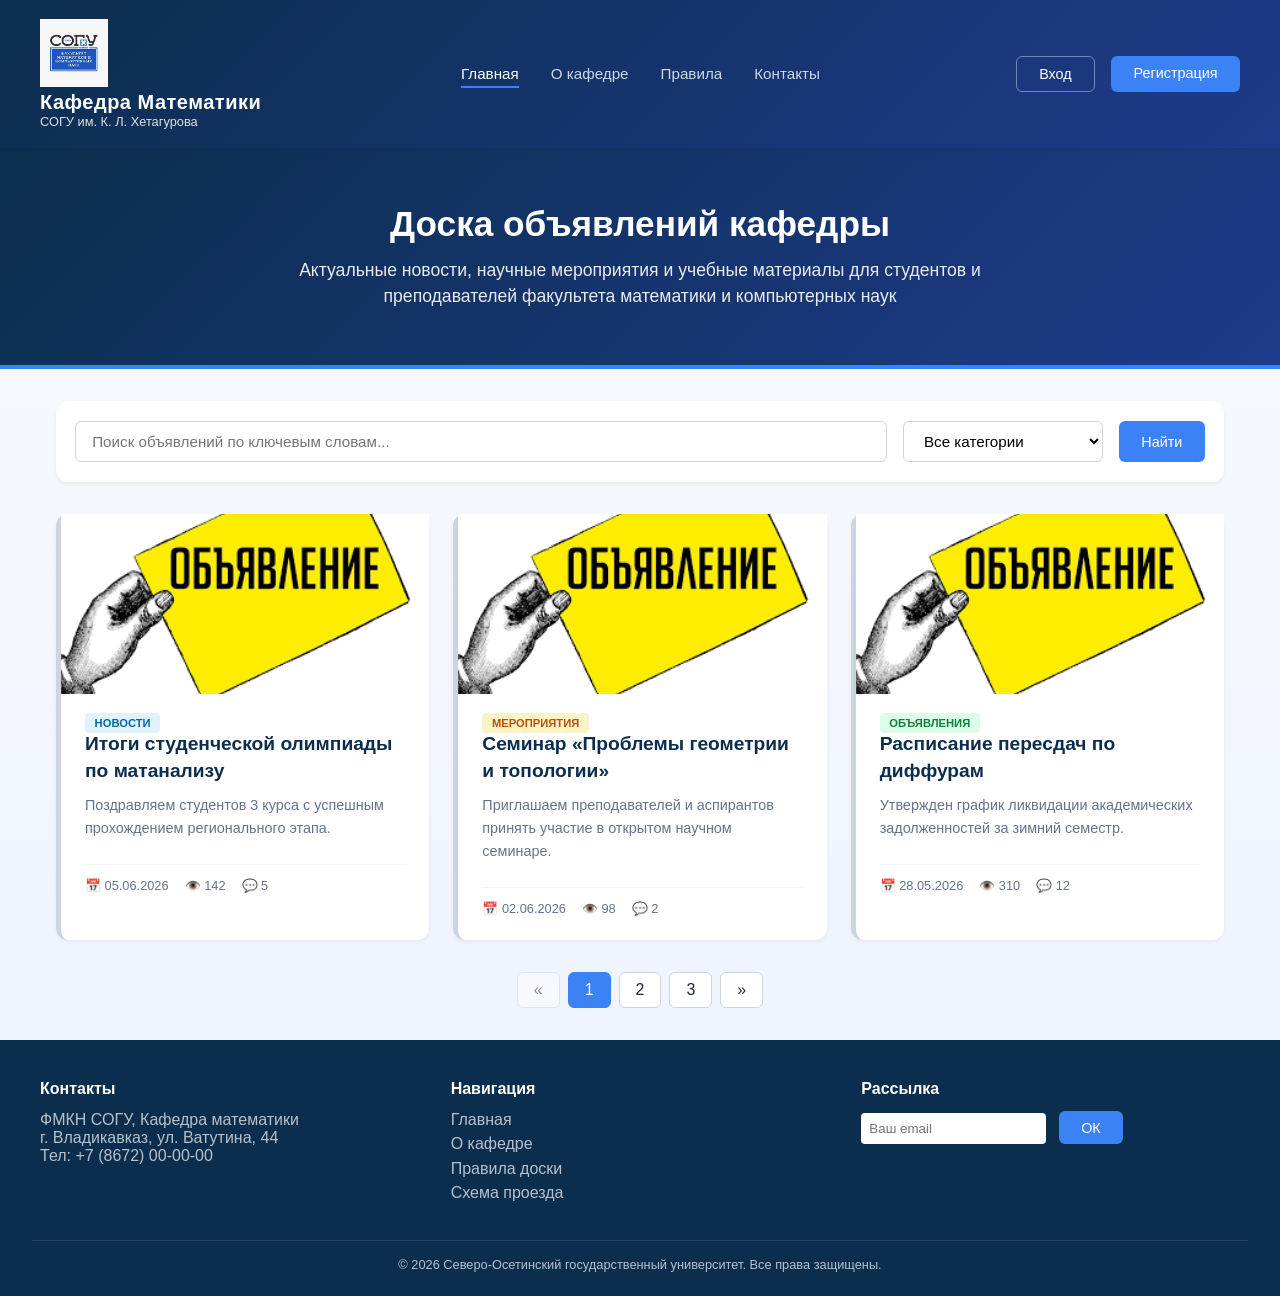
<file: index.html>
<!DOCTYPE html>
<html lang="ru">
<head>
    <meta charset="UTF-8">
    <meta name="viewport" content="width=device-width, initial-scale=1.0">
    <title>Кафедра математики СОГУ | Доска объявлений</title>
    <link rel="stylesheet" href="style.css">
</head>
<body>
    <header class="main-header">
        <div class="header-container">
            <div class="logo-block">
                <div class="logo-text">
                    <img src="images/logo.png" class="header_logo-img" alt="">
                    <h1>Кафедра Математики</h1>
                    <p>СОГУ им. К. Л. Хетагурова</p>
                </div>
            </div>
            <nav class="main-nav">
                <ul>
                    <li><a href="index.html" class="active">Главная</a></li>
                    <li><a href="about.html">О кафедре</a></li>
                    <li><a href="rules.html">Правила</a></li>
                    <li><a href="contacts.html">Контакты</a></li>
                </ul>
            </nav>
            <div class="auth-buttons">
                <a href="login.html" class="btn btn-outline">Вход</a>
                <a href="register.html" class="btn btn-primary">Регистрация</a>
            </div>
        </div>
    </header>

    <section class="hero-section">
        <div class="hero-container">
            <h2>Доска объявлений кафедры</h2>
            <p>Актуальные новости, научные мероприятия и учебные материалы для студентов и преподавателей факультета математики и компьютерных наук</p>
        </div>
    </section>

    <main class="main-content">
        <section class="filter-panel">
            <input type="text" class="search-input" placeholder="Поиск объявлений по ключевым словам...">
            <select class="select-input">
                <option value="">Все категории</option>
                <option value="news">Новости</option>
                <option value="events">Мероприятия</option>
                <option value="info">Объявления</option>
            </select>
            <button class="btn btn-primary">Найти</button>
        </section>

        <section class="announcements-grid" id="announcements-container">
            <a href="announcement.html" class="card">
                <div class="card-img-wrapper"><img src="images/indexzagl.png" alt="Итоги олимпиады"></div>
                <div class="card-body">
                    <span class="badge badge-news">Новости</span>
                    <h3 class="card-title">Итоги студенческой олимпиады по матанализу</h3>
                    <p class="card-text">Поздравляем студентов 3 курса с успешным прохождением регионального этапа.</p>
                    <div class="card-meta"><span>📅 05.06.2026</span><span>👁️ 142</span><span>💬 5</span></div>
                </div>
            </a>

            <a href="announcement.html" class="card">
                <div class="card-img-wrapper"><img src="images/indexzagl.png" alt="Итоги олимпиады"></div>
                <div class="card-body">
                    <span class="badge badge-event">Мероприятия</span>
                    <h3 class="card-title">Семинар «Проблемы геометрии и топологии»</h3>
                    <p class="card-text">Приглашаем преподавателей и аспирантов принять участие в открытом научном семинаре.</p>
                    <div class="card-meta"><span>📅 02.06.2026</span><span>👁️ 98</span><span>💬 2</span></div>
                </div>
            </a>

            <a href="announcement.html" class="card">
                <div class="card-img-wrapper"><img src="images/indexzagl.png" alt="Итоги олимпиады"></div>
                <div class="card-body">
                    <span class="badge badge-info">Объявления</span>
                    <h3 class="card-title">Расписание пересдач по диффурам</h3>
                    <p class="card-text">Утвержден график ликвидации академических задолженностей за зимний семестр.</p>
                    <div class="card-meta"><span>📅 28.05.2026</span><span>👁️ 310</span><span>💬 12</span></div>
                </div>
            </a>

            <a href="announcement.html" class="card">
                <div class="card-img-wrapper"><img src="images/indexzagl.png" alt="Итоги олимпиады"></div>
                <div class="card-body">
                    <span class="badge badge-event">Мероприятия</span>
                    <h3 class="card-title">График предзащит ВКР бакалавров</h3>
                    <p class="card-text">Студентам 4 курса необходимо предоставить черновики пояснительных записок до пятницы.</p>
                    <div class="card-meta"><span>📅 25.05.2026</span><span>👁️ 215</span><span>💬 0</span></div>
                </div>
            </a>

            <a href="announcement.html" class="card">
                <div class="card-img-wrapper"><img src="images/indexzagl.png" alt="Итоги олимпиады"></div>
                <div class="card-body">
                    <span class="badge badge-news">Новости</span>
                    <h3 class="card-title">Конкурс на соискание научных грантов СОГУ</h3>
                    <p class="card-text">Прием заявок для молодых ученых и преподавателей кафедры продлен до конца месяца.</p>
                    <div class="card-meta"><span>📅 20.05.2026</span><span>👁️ 85</span><span>💬 1</span></div>
                </div>
            </a>

            <a href="announcement.html" class="card">
                <div class="card-img-wrapper"><img src="images/indexzagl.png" alt="Итоги олимпиады"></div>
                <div class="card-body">
                    <span class="badge badge-info">Объявления</span>
                    <h3 class="card-title">Поступление новых учебников по алгебре</h3>
                    <p class="card-text">В читальный зал корпуса факультета поступили новые учебные пособия под редакцией Кострикина.</p>
                    <div class="card-meta"><span>📅 15.05.2026</span><span>👁️ 110</span><span>💬 4</span></div>
                </div>
            </a>

            <a href="announcement.html" class="card">
                <div class="card-img-wrapper"><img src="images/indexzagl.png" alt="Итоги олимпиады"></div>
                <div class="card-body">
                    <span class="badge badge-news">Новости</span>
                    <h3 class="card-title">Шахматный турнир памяти профессора кафедры</h3>
                    <p class="card-text">Состоялись ежегодные соревнования среди сборных команд факультетов математики и физики.</p>
                    <div class="card-meta"><span>📅 10.05.2026</span><span>👁️ 190</span><span>💬 8</span></div>
                </div>
            </a>

        </section>

        <div class="pagination" id="pagination-container"></div>

    </main>

    <footer class="main-footer">
        <div class="footer-container">
            <div class="footer-section">
                <h4>Контакты</h4>
                <p>ФМКН СОГУ, Кафедра математики</p>
                <p>г. Владикавказ, ул. Ватутина, 44</p>
                <p>Тел: +7 (8672) 00-00-00</p>
            </div>
            <div class="footer-section">
                <h4>Навигация</h4>
                <ul>
                    <li><a href="index.html">Главная</a></li>
                    <li><a href="about.html">О кафедре</a></li>
                    <li><a href="rules.html">Правила доски</a></li>
                    <li><a href="contacts.html">Схема проезда</a></li>
                </ul>
            </div>
            <div class="footer-section">
                <h4>Рассылка</h4>
                <form class="subscribe-form">
                    <input type="email" placeholder="Ваш email" required style="padding: 0.5rem; border-radius: 4px; border: none; margin-right: 0.5rem;">
                    <button class="btn btn-primary" type="submit">ОК</button>
                </form>
            </div>
        </div>
        <div class="footer-bottom">
            <p>&copy; 2026 Северо-Осетинский государственный университет. Все права защищены.</p>
        </div>
    </footer>

    <script src="script.js"></script>
</body>
</html>
</file>
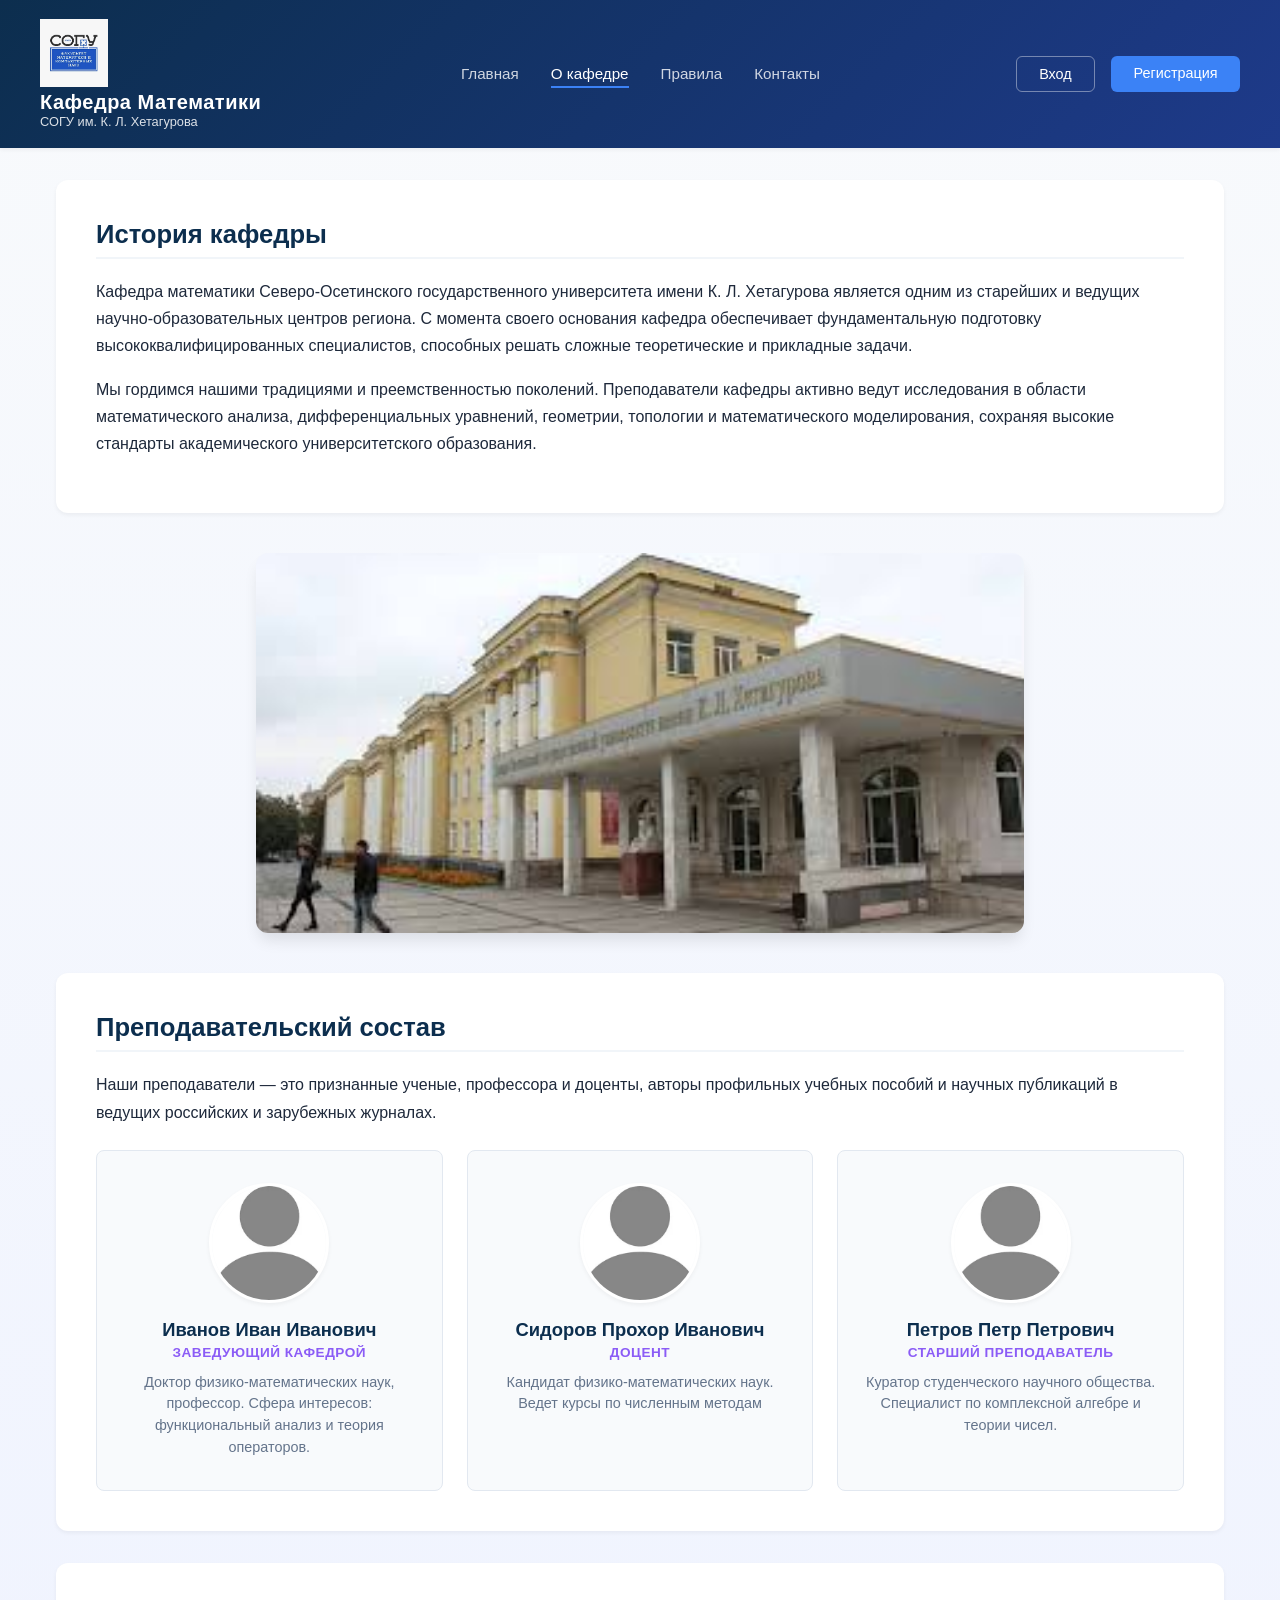
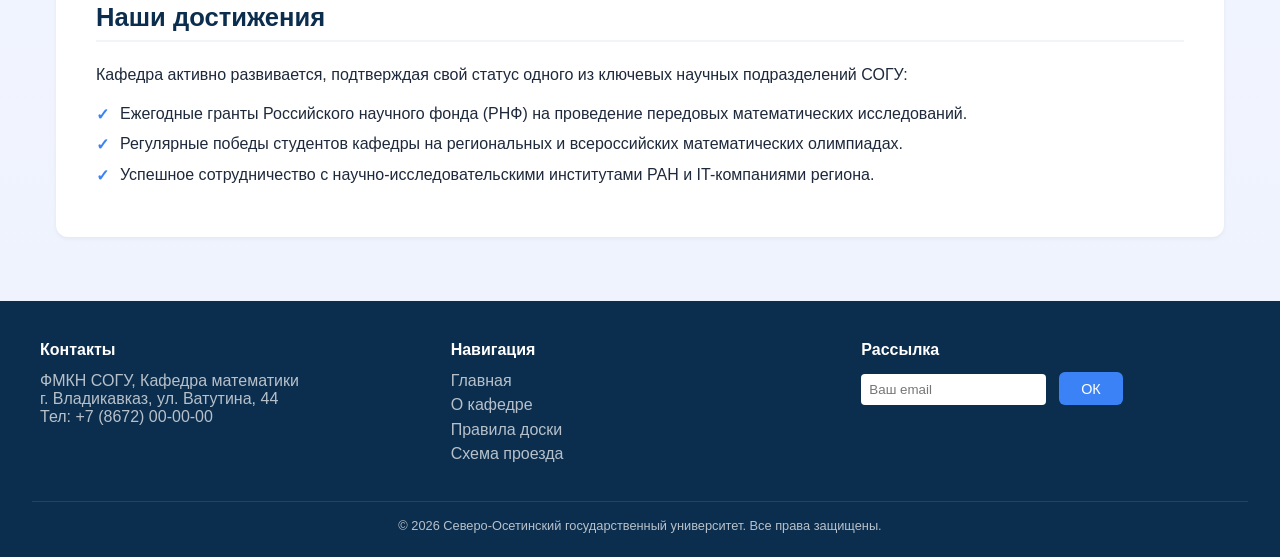
<file: about.html>
<!DOCTYPE html>
<html lang="ru">
<head>
    <meta charset="UTF-8">
    <meta name="viewport" content="width=device-width, initial-scale=1.0">
    <title>О кафедре | Кафедра математики СОГУ</title>
    <link rel="stylesheet" href="style.css">
</head>
<body>
    <header class="main-header">
        <div class="header-container">
            <div class="logo-block">
                <div class="logo-text">
                    <img src="images/logo.png" class="header_logo-img" alt="">
                    <h1>Кафедра Математики</h1>
                    <p>СОГУ им. К. Л. Хетагурова</p>
                </div>
            </div>
            <nav class="main-nav">
                <ul>
                    <li><a href="index.html">Главная</a></li>
                    <li><a href="about.html" class="active">О кафедре</a></li>
                    <li><a href="rules.html">Правила</a></li>
                    <li><a href="contacts.html">Контакты</a></li>
                </ul>
            </nav>
            <div class="auth-buttons">
                <a href="login.html" class="btn btn-outline">Вход</a>
                <a href="register.html" class="btn btn-primary">Регистрация</a>
            </div>
        </div>
    </header>

    <main class="main-content">
        
        <section class="about-section">
            <h2>История кафедры</h2>
            <p>Кафедра математики Северо-Осетинского государственного университета имени К. Л. Хетагурова является одним из старейших и ведущих научно-образовательных центров региона. С момента своего основания кафедра обеспечивает фундаментальную подготовку высококвалифицированных специалистов, способных решать сложные теоретические и прикладные задачи.</p>
            <p>Мы гордимся нашими традициями и преемственностью поколений. Преподаватели кафедры активно ведут исследования в области математического анализа, дифференциальных уравнений, геометрии, топологии и математического моделирования, сохраняя высокие стандарты академического университетского образования.</p>
        </section>

        <div class="about-image-container">
            <img src="images/nosucentr.png" alt="Кафедра математики СОГУ" class="about-center-img">
        </div>

        <section class="about-section">
            <h2>Преподавательский состав</h2>
            <p>Наши преподаватели — это признанные ученые, профессора и доценты, авторы профильных учебных пособий и научных публикаций в ведущих российских и зарубежных журналах.</p> 
            <div class="teachers-list-clean">
                <div class="teacher-card-clean">
                    <img src="images/avatarka.png" alt="Иванов И.И." class="teacher-avatar">
                    <div class="teacher-name-clean">Иванов Иван Иванович</div>
                    <div class="teacher-rank-clean">Заведующий кафедрой</div>
                    <p>Доктор физико-математических наук, профессор. Сфера интересов: функциональный анализ и теория операторов.</p>
                </div>

                <div class="teacher-card-clean">
                    <img src="images/avatarka.png" alt="Сидоров П.И." class="teacher-avatar">
                    <div class="teacher-name-clean">Сидоров Прохор Иванович</div>
                    <div class="teacher-rank-clean">Доцент</div>
                    <p>Кандидат физико-математических наук. Ведет курсы по численным методам</p>
                </div>

                <div class="teacher-card-clean">
                    <img src="images/avatarka.png" alt="Петров П.П." class="teacher-avatar">
                    <div class="teacher-name-clean">Петров Петр Петрович</div>
                    <div class="teacher-rank-clean">Старший преподаватель</div>
                    <p>Куратор студенческого научного общества. Специалист по комплексной алгебре и теории чисел.</p>
                </div>
            </div>
        </section>

        <section class="about-section">
            <h2>Наши достижения</h2>
            <p>Кафедра активно развивается, подтверждая свой статус одного из ключевых научных подразделений СОГУ:</p>
            <ul style="list-style: none; margin-top: 1rem; padding: 0;">
                <li style="margin-bottom: 0.8rem; padding-left: 1.5rem; position: relative;">
                    <span style="color: #3b82f6; position: absolute; left: 0; font-weight: bold;">✓</span>
                    Ежегодные гранты Российского научного фонда (РНФ) на проведение передовых математических исследований.
                </li>
                <li style="margin-bottom: 0.8rem; padding-left: 1.5rem; position: relative;">
                    <span style="color: #3b82f6; position: absolute; left: 0; font-weight: bold;">✓</span>
                    Регулярные победы студентов кафедры на региональных и всероссийских математических олимпиадах.
                </li>
                <li style="margin-bottom: 0.8rem; padding-left: 1.5rem; position: relative;">
                    <span style="color: #3b82f6; position: absolute; left: 0; font-weight: bold;">✓</span>
                    Успешное сотрудничество с научно-исследовательскими институтами РАН и IT-компаниями региона.
                </li>
            </ul>
        </section>

    </main>

    <footer class="main-footer">
        <div class="footer-container">
            <div class="footer-section">
                <h4>Контакты</h4>
                <p>ФМКН СОГУ, Кафедра математики</p>
                <p>г. Владикавказ, ул. Ватутина, 44</p>
                <p>Тел: +7 (8672) 00-00-00</p>
            </div>
            <div class="footer-section">
                <h4>Навигация</h4>
                <ul>
                    <li><a href="index.html">Главная</a></li>
                    <li><a href="about.html">О кафедре</a></li>
                    <li><a href="rules.html">Правила доски</a></li>
                    <li><a href="contacts.html">Схема проезда</a></li>
                </ul>
            </div>
            <div class="footer-section">
                <h4>Рассылка</h4>
                <form class="subscribe-form">
                    <input type="email" placeholder="Ваш email" required style="padding: 0.5rem; border-radius: 4px; border: none; margin-right: 0.5rem;">
                    <button class="btn btn-primary" type="submit">ОК</button>
                </form>
            </div>
        </div>
        <div class="footer-bottom">
            <p>&copy; 2026 Северо-Осетинский государственный университет. Все права защищены.</p>
        </div>
    </footer>

</body>
</html>
</file>
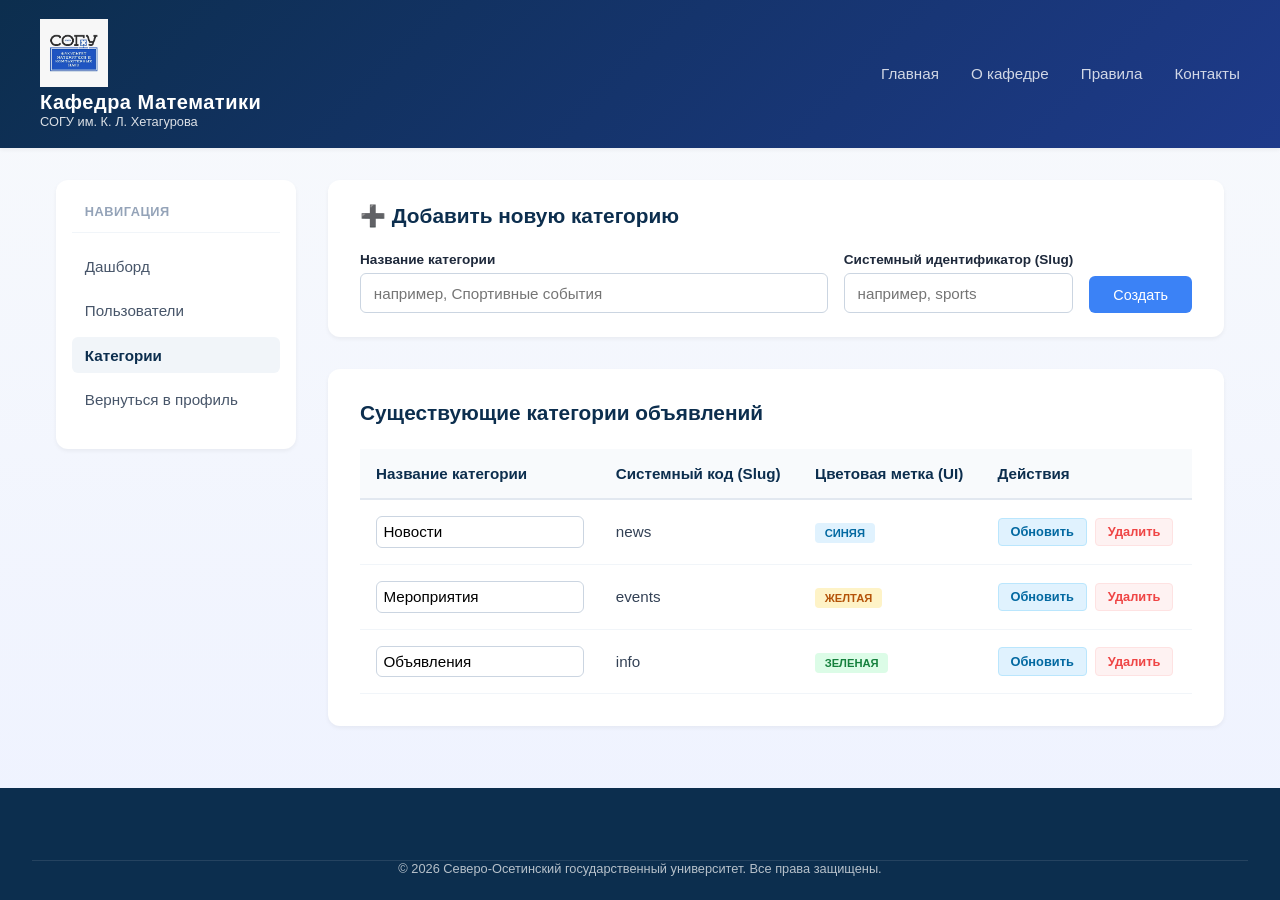
<file: admin_categories.html>
<!DOCTYPE html>
<html lang="ru">
<head>
    <meta charset="UTF-8">
    <meta name="viewport" content="width=device-width, initial-scale=1.0">
    <title>Управление категориями | Кафедра математики СОГУ</title>
    <link rel="stylesheet" href="style.css">
</head>
<body>
    <header class="main-header">
        <div class="header-container">
            <div>
                <img src="images/logo.png" class="header_logo-img" alt="СОГУ">
                <div class="logo-text">
                    <h1>Кафедра Математики</h1>
                    <p>СОГУ им. К. Л. Хетагурова</p>
                </div>
            </div>
            <nav class="main-nav">
                <ul>
                    <li><a href="index.html">Главная</a></li>
                    <li><a href="about.html">О кафедре</a></li>
                    <li><a href="rules.html">Правила</a></li>
                    <li><a href="contacts.html">Контакты</a></li>
                </ul>
            </nav>
        </div>
    </header>

    <main class="main-content">
        <div class="admin-grid-layout">
            <aside class="admin-sidebar">
                <p class="admin-menu-title">Навигация</p>
                <ul class="profile-menu">
                    <li><a href="admin_dashboard.html"> Дашборд</a></li>
                    <li><a href="admin_users.html"> Пользователи</a></li>
                    <li><a href="admin_categories.html" class="active"> Категории</a></li>
                    <li><a href="profile.html?role=admin"> Вернуться в профиль</a></li>
                </ul>
            </aside>

            <section style="display: flex; flex-direction: column; gap: 2rem;">
                <div class="admin-table-card" style="padding: 1.5rem 2rem;">
                    <h3>➕ Добавить новую категорию</h3>
                    <form action="admin_categories.html" method="GET" onsubmit="event.preventDefault(); alert('Новая категория успешно создана!');" style="display: flex; gap: 1rem; align-items: flex-end; flex-wrap: wrap;">
                        <div style="flex: 1; min-width: 200px;">
                            <label class="form-label" for="cat-name">Название категории</label>
                            <input type="text" id="cat-name" class="form-control" placeholder="например, Спортивные события" required>
                        </div>
                        <div style="min-width: 200px;">
                            <label class="form-label" for="cat-slug">Системный идентификатор (Slug)</label>
                            <input type="text" id="cat-slug" class="form-control" placeholder="например, sports" required>
                        </div>
                        <button type="submit" class="btn btn-primary" style="padding: 0.65rem 1.5rem;">Создать</button>
                    </form>
                </div>

                <div class="admin-table-card">
                    <h3>Существующие категории объявлений</h3>
                    
                    <table class="admin-responsive-table">
                        <thead>
                            <tr>
                                <th>Название категории</th>
                                <th>Системный код (Slug)</th>
                                <th>Цветовая метка (UI)</th>
                                <th>Действия</th>
                            </tr>
                        </thead>
                        <tbody>
                            <tr>
                                <td><input type="text" class="form-control" value="Новости" style="padding: 0.4rem;" required></td>
                                <td><code>news</code></td>
                                <td><span class="badge badge-news">Синяя</span></td>
                                <td>
                                    <div style="display: flex; gap: 0.5rem;">
                                        <button class="btn btn-table-action" style="background: #e0f2fe; color: #0369a1; border: 1px solid #bae6fd;" onclick="alert('Изменения сохранены');">Обновить</button>
                                        <button class="btn btn-table-action btn-table-danger" onclick="if(confirm('Удалить категорию? Все связанные объявления будут стерты.')) alert('Категория удалена');">Удалить</button>
                                    </div>
                                </td>
                            </tr>

                            <tr>
                                <td><input type="text" class="form-control" value="Мероприятия" style="padding: 0.4rem;" required></td>
                                <td><code>events</code></td>
                                <td><span class="badge badge-event">Желтая</span></td>
                                <td>
                                    <div style="display: flex; gap: 0.5rem;">
                                        <button class="btn btn-table-action" style="background: #e0f2fe; color: #0369a1; border: 1px solid #bae6fd;" onclick="alert('Изменения сохранены');">Обновить</button>
                                        <button class="btn btn-table-action btn-table-danger" onclick="if(confirm('Удалить категорию? Все связанные объявления будут стерты.')) alert('Категория удалена');">Удалить</button>
                                    </div>
                                </td>
                            </tr>

                            <tr>
                                <td><input type="text" class="form-control" value="Объявления" style="padding: 0.4rem;" required></td>
                                <td><code>info</code></td>
                                <td><span class="badge badge-info">Зеленая</span></td>
                                <td>
                                    <div style="display: flex; gap: 0.5rem;">
                                        <button class="btn btn-table-action" style="background: #e0f2fe; color: #0369a1; border: 1px solid #bae6fd;" onclick="alert('Изменения сохранены');">Обновить</button>
                                        <button class="btn btn-table-action btn-table-danger" onclick="if(confirm('Удалить категорию? Все связанные объявления будут стерты.')) alert('Категория удалена');">Удалить</button>
                                    </div>
                                </td>
                            </tr>

                        </tbody>
                    </table>
                </div>

            </section>

        </div>
    </main>

    <footer class="main-footer">
        <div class="footer-bottom" style="text-align: center; font-size: 0.8rem; padding: 0;">
            <p>&copy; 2026 Северо-Осетинский государственный университет. Все права защищены.</p>
        </div>
    </footer>

</body>
</html>
</file>
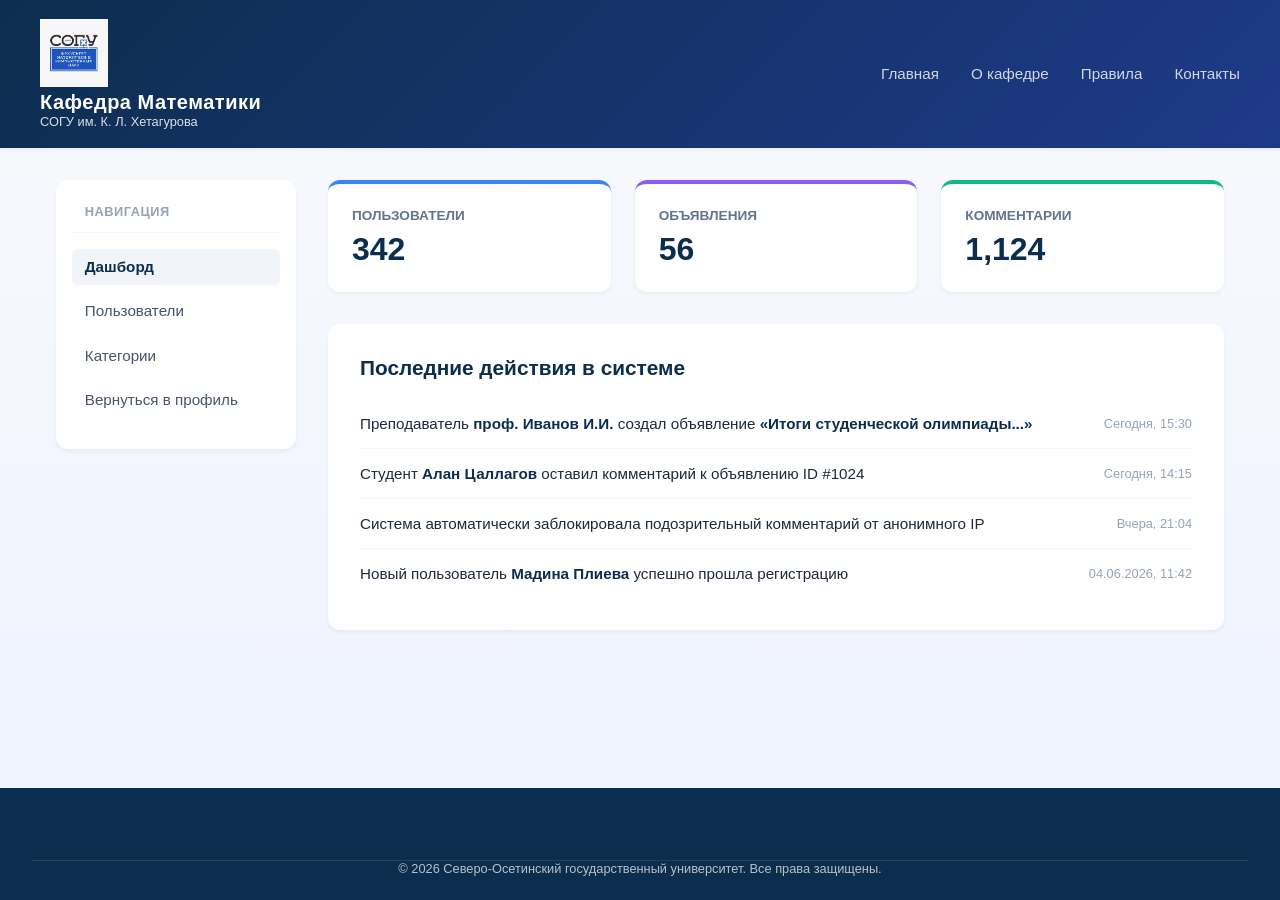
<file: admin_dashboard.html>
<!DOCTYPE html>
<html lang="ru">
<head>
    <meta charset="UTF-8">
    <meta name="viewport" content="width=device-width, initial-scale=1.0">
    <title>Панель администратора | Кафедра математики СОГУ</title>
    <link rel="stylesheet" href="style.css">
</head>
<body>
    <header class="main-header">
        <div class="header-container">
            <div>
                <div class="logo-text">
                    <img src="images/logo.png" class="header_logo-img" alt="СОГУ">
                    <h1>Кафедра Математики</h1>
                    <p>СОГУ им. К. Л. Хетагурова</p>
                </div>
            </div>
            <nav class="main-nav">
                <ul>
                    <li><a href="index.html">Главная</a></li>
                    <li><a href="about.html">О кафедре</a></li>
                    <li><a href="rules.html">Правила</a></li>
                    <li><a href="contacts.html">Контакты</a></li>
                </ul>
            </nav>
        </div>
    </header>

    <main class="main-content">
        <div class="admin-grid-layout">
            <aside class="admin-sidebar">
                <p class="admin-menu-title">Навигация</p>
                <ul class="profile-menu">
                    <li><a href="admin_dashboard.html" class="active"> Дашборд</a></li>
                    <li><a href="admin_users.html"> Пользователи</a></li>
                    <li><a href="admin_categories.html"> Категории</a></li>
                    <li><a href="profile.html?role=admin"> Вернуться в профиль</a></li>
                </ul>
            </aside>

            <section style="display: flex; flex-direction: column;">
                <div class="stats-cards-grid">
                    <div class="stat-card blue-top">
                        <p class="stat-card-title">Пользователи</p>
                        <p class="stat-card-number">342</p>
                    </div>
                    <div class="stat-card purple-top">
                        <p class="stat-card-title">Объявления</p>
                        <p class="stat-card-number">56</p>
                    </div>
                    <div class="stat-card green-top">
                        <p class="stat-card-title">Комментарии</p>
                        <p class="stat-card-number">1,124</p>
                    </div>
                </div>

                <div class="admin-logs-card">
                    <h3>Последние действия в системе</h3>
                    
                    <div class="log-item">
                        <div class="log-text-block">
                            Преподаватель <span class="log-user-ref">проф. Иванов И.И.</span> создал объявление <span class="log-user-ref">«Итоги студенческой олимпиады...»</span>
                        </div>
                        <span class="log-time-badge">Сегодня, 15:30</span>
                    </div>

                    <div class="log-item">
                        <div class="log-text-block">
                            Студент <span class="log-user-ref">Алан Цаллагов</span> оставил комментарий к объявлению ID #1024
                        </div>
                        <span class="log-time-badge">Сегодня, 14:15</span>
                    </div>

                    <div class="log-item">
                        <div class="log-text-block">
                            Система автоматически заблокировала подозрительный комментарий от анонимного IP
                        </div>
                        <span class="log-time-badge">Вчера, 21:04</span>
                    </div>

                    <div class="log-item">
                        <div class="log-text-block">
                            Новый пользователь <span class="log-user-ref">Мадина Плиева</span> успешно прошла регистрацию
                        </div>
                        <span class="log-time-badge">04.06.2026, 11:42</span>
                    </div>
                </div>

            </section>

        </div>
    </main>

    <footer class="main-footer">
        <div class="footer-bottom" style="text-align: center; font-size: 0.8rem; padding: 0;">
            <p>&copy; 2026 Северо-Осетинский государственный университет. Все права защищены.</p>
        </div>
    </footer>

</body>
</html>
</file>
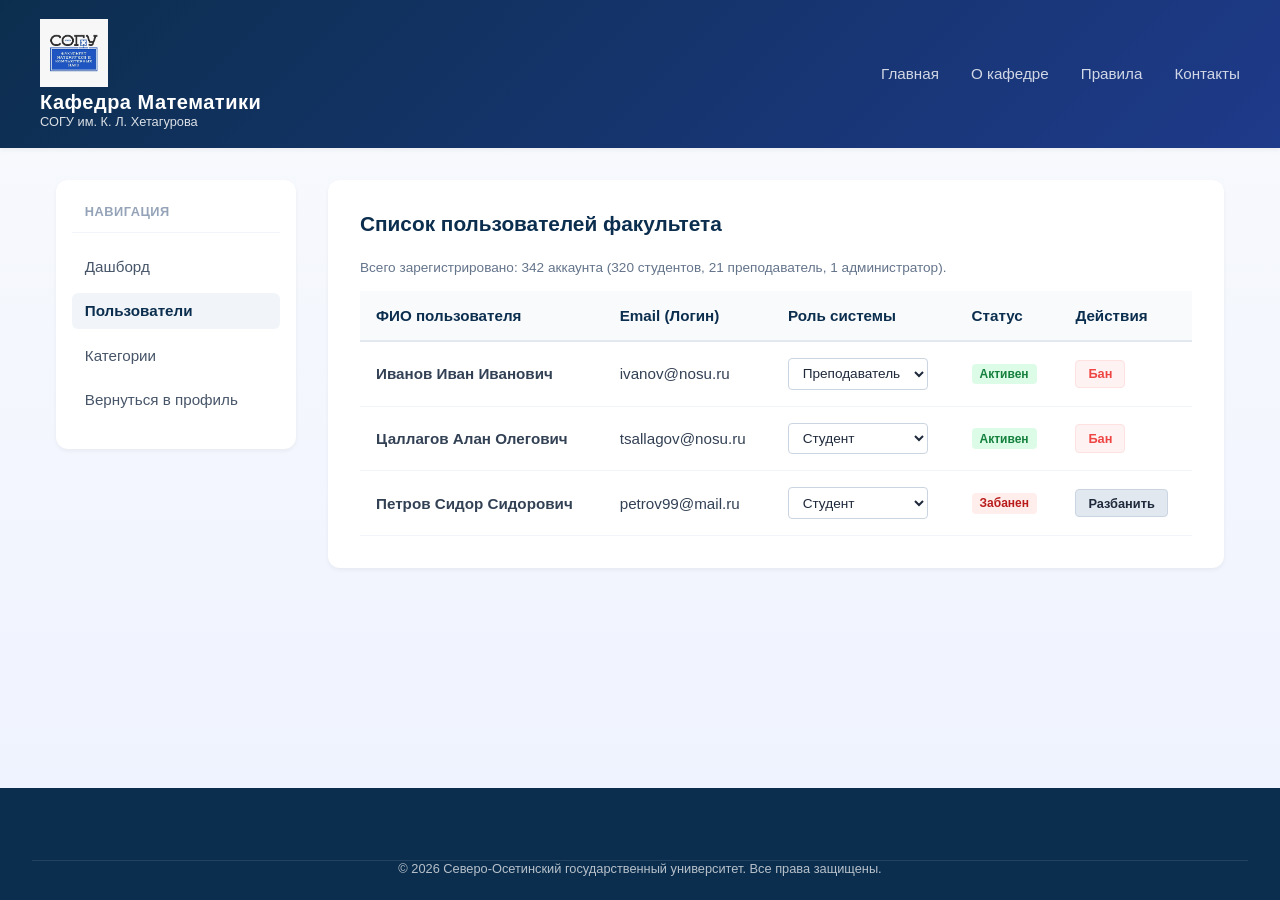
<file: admin_users.html>
<!DOCTYPE html>
<html lang="ru">
<head>
    <meta charset="UTF-8">
    <meta name="viewport" content="width=device-width, initial-scale=1.0">
    <title>Управление пользователями | Кафедра математики СОГУ</title>
    <link rel="stylesheet" href="style.css">
</head>
<body>
    <header class="main-header">
        <div class="header-container">
            <div>
                <img src="images/logo.png" class="header_logo-img" alt="СОГУ">
                <div class="logo-text">
                    <h1>Кафедра Математики</h1>
                    <p>СОГУ им. К. Л. Хетагурова</p>
                </div>
            </div>
            <nav class="main-nav">
                <ul>
                    <li><a href="index.html">Главная</a></li>
                    <li><a href="about.html">О кафедре</a></li>
                    <li><a href="rules.html">Правила</a></li>
                    <li><a href="contacts.html">Контакты</a></li>
                </ul>
            </nav>
        </div>
    </header>

    <main class="main-content">
        <div class="admin-grid-layout">
            <aside class="admin-sidebar">
                <p class="admin-menu-title">Навигация</p>
                <ul class="profile-menu">
                    <li><a href="admin_dashboard.html"> Дашборд</a></li>
                    <li><a href="admin_users.html" class="active"> Пользователи</a></li>
                    <li><a href="admin_categories.html"> Категории</a></li>
                    <li><a href="profile.html?role=admin"> Вернуться в профиль</a></li>
                </ul>
            </aside>

            <section class="admin-table-card">
                <h3>Список пользователей факультета</h3>
                <p class="edit-meta-text" style="margin-bottom: 1rem;">Всего зарегистрировано: 342 аккаунта (320 студентов, 21 преподаватель, 1 администратор).</p>
                <table class="admin-responsive-table">
                    <thead>
                        <tr>
                            <th>ФИО пользователя</th>
                            <th>Email (Логин)</th>
                            <th>Роль системы</th>
                            <th>Статус</th>
                            <th>Действия</th>
                        </tr>
                    </thead>
                    <tbody>
                        <tr>
                            <td><strong>Иванов Иван Иванович</strong></td>
                            <td>ivanov@nosu.ru</td>
                            <td>
                                <select class="admin-select-sm" onchange="alert('Роль пользователя успешно изменена');">
                                    <option value="student">Студент</option>
                                    <option value="teacher" selected>Преподаватель</option>
                                    <option value="admin">Администратор</option>
                                </select>
                            </td>
                            <td><span class="status-badge status-active">Активен</span></td>
                            <td><button class="btn btn-table-action btn-table-danger" onclick="if(confirm('Заблокировать доступ пользователю?')) alert('Пользователь заблокирован');">Бан</button></td>
                        </tr>

                        <tr>
                            <td><strong>Цаллагов Алан Олегович</strong></td>
                            <td>tsallagov@nosu.ru</td>
                            <td>
                                <select class="admin-select-sm" onchange="alert('Роль пользователя успешно изменена');">
                                    <option value="student" selected>Студент</option>
                                    <option value="teacher">Преподаватель</option>
                                    <option value="admin">Администратор</option>
                                </select>
                            </td>
                            <td><span class="status-badge status-active">Активен</span></td>
                            <td><button class="btn btn-table-action btn-table-danger" onclick="if(confirm('Заблокировать доступ пользователю?')) alert('Пользователь заблокирован');">Бан</button></td>
                        </tr>

                        <tr>
                            <td><strong>Петров Сидор Сидорович</strong></td>
                            <td>petrov99@mail.ru</td>
                            <td>
                                <select class="admin-select-sm" onchange="alert('Роль пользователя успешно изменена');">
                                    <option value="student" selected>Студент</option>
                                    <option value="teacher">Преподаватель</option>
                                    <option value="admin">Администратор</option>
                                </select>
                            </td>
                            <td><span class="status-badge status-blocked">Забанен</span></td>
                            <td><button class="btn btn-table-action" style="background: #e2e8f0; color: #1e293b; border: 1px solid #cbd5e1;" onclick="alert('Доступ успешно восстановлен');">Разбанить</button></td>
                        </tr>

                    </tbody>
                </table>
            </section>

        </div>
    </main>

    <footer class="main-footer">
        <div class="footer-bottom" style="text-align: center; font-size: 0.8rem; padding: 0;">
            <p>&copy; 2026 Северо-Осетинский государственный университет. Все права защищены.</p>
        </div>
    </footer>

</body>
</html>
</file>
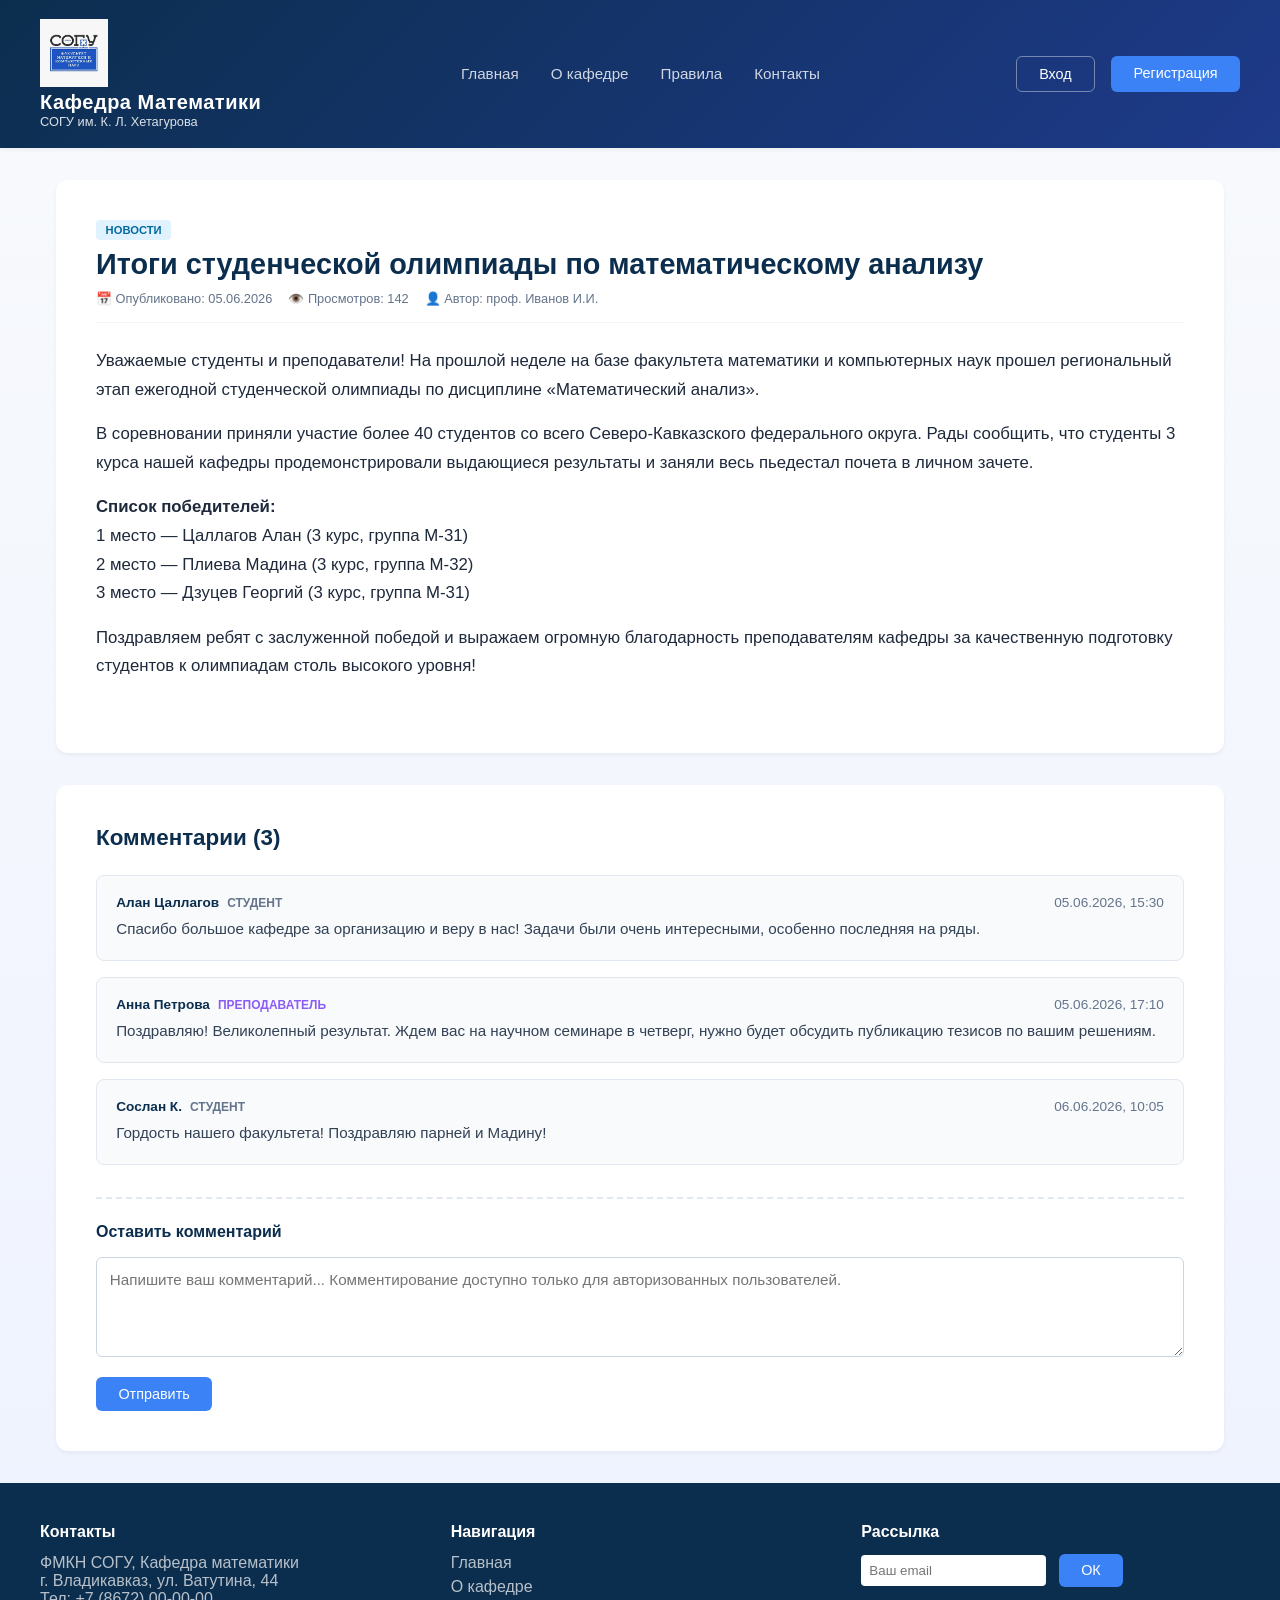
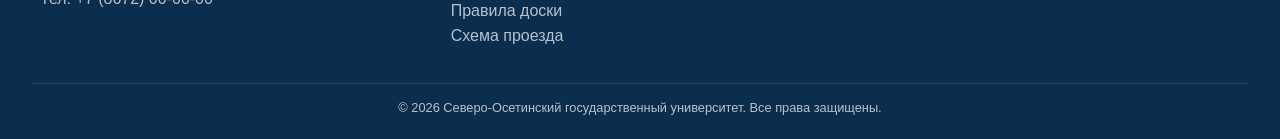
<file: announcement.html>
<!DOCTYPE html>
<html lang="ru">
<head>
    <meta charset="UTF-8">
    <meta name="viewport" content="width=device-width, initial-scale=1.0">
    <title>Просмотр объявления | Кафедра математики СОГУ</title>
    <link rel="stylesheet" href="style.css">
</head>
<body>
    <header class="main-header">
        <div class="header-container">
            <div class="logo-block">
                <div class="logo-text">
                    <img src="images/logo.png" class="header_logo-img" alt="СОГУ">
                    <h1>Кафедра Математики</h1>
                    <p>СОГУ им. К. Л. Хетагурова</p>
                </div>
            </div>
            <nav class="main-nav">
                <ul>
                    <li><a href="index.html">Главная</a></li>
                    <li><a href="about.html">О кафедре</a></li>
                    <li><a href="rules.html">Правила</a></li>
                    <li><a href="contacts.html">Контакты</a></li>
                </ul>
            </nav>
            <div class="auth-buttons">
                <a href="login.html" class="btn btn-outline">Вход</a>
                <a href="register.html" class="btn btn-primary">Регистрация</a>
            </div>
        </div>
    </header>

    <main class="main-content">
        <article class="announcement-single">
            <div class="announcement-header">
                <span class="badge badge-news">Новости</span>
                <h2 class="announcement-title">Итоги студенческой олимпиады по математическому анализу</h2>
                <div class="card-meta" style="border: none; padding: 0; margin: 0;">
                    <span>📅 Опубликовано: 05.06.2026</span>
                    <span>👁️ Просмотров: 142</span>
                    <span>👤 Автор: проф. Иванов И.И.</span>
                </div>
            </div>
            
            <div class="announcement-body">
                <p>Уважаемые студенты и преподаватели! На прошлой неделе на базе факультета математики и компьютерных наук прошел региональный этап ежегодной студенческой олимпиады по дисциплине «Математический анализ».</p>
                <p>В соревновании приняли участие более 40 студентов со всего Северо-Кавказского федерального округа. Рады сообщить, что студенты 3 курса нашей кафедры продемонстрировали выдающиеся результаты и заняли весь пьедестал почета в личном зачете.</p>
                <p><strong>Список победителей:</strong><br>
                1 место — Цаллагов Алан (3 курс, группа М-31)<br>
                2 место — Плиева Мадина (3 курс, группа М-32)<br>
                3 место — Дзуцев Георгий (3 курс, группа М-31)</p>
                <p>Поздравляем ребят с заслуженной победой и выражаем огромную благодарность преподавателям кафедры за качественную подготовку студентов к олимпиадам столь высокого уровня!</p>
            </div>
        </article>

        <section class="comments-section">
            <h3>Комментарии (3)</h3>
            <div class="comment-card">
                <div class="comment-header">
                    <span class="comment-author">Алан Цаллагов<span class="comment-author-rank" style="color: #64748b;">Студент</span></span>
                    <span class="comment-date">05.06.2026, 15:30</span>
                </div>
                <div class="comment-text">
                    Спасибо большое кафедре за организацию и веру в нас! Задачи были очень интересными, особенно последняя на ряды.
                </div>
            </div>
            <div class="comment-card">
                <div class="comment-header">
                    <span class="comment-author">Анна Петрова<span class="comment-author-rank">Преподаватель</span></span>
                    <span class="comment-date">05.06.2026, 17:10</span>
                </div>
                <div class="comment-text">
                    Поздравляю! Великолепный результат. Ждем вас на научном семинаре в четверг, нужно будет обсудить публикацию тезисов по вашим решениям.
                </div>
            </div>
            <div class="comment-card">
                <div class="comment-header">
                    <span class="comment-author">Сослан К.<span class="comment-author-rank" style="color: #64748b;">Студент</span></span>
                    <span class="comment-date">06.06.2026, 10:05</span>
                </div>
                <div class="comment-text">
                    Гордость нашего факультета! Поздравляю парней и Мадину!
                </div>
            </div>

            <form class="comment-form" onsubmit="event.preventDefault(); alert('Комментарий отправлен (демо)');">
                <h4 style="color: #0c2e4e; margin-bottom: 1rem; font-weight: 700;">Оставить комментарий</h4>
                <textarea placeholder="Напишите ваш комментарий... Комментирование доступно только для авторизованных пользователей." required></textarea>
                <button type="submit" class="btn btn-primary">Отправить</button>
            </form>
        </section>

    </main>

    <footer class="main-footer">
        <div class="footer-container">
            <div class="footer-section">
                <h4>Контакты</h4>
                <p>ФМКН СОГУ, Кафедра математики</p>
                <p>г. Владикавказ, ул. Ватутина, 44</p>
                <p>Тел: +7 (8672) 00-00-00</p>
            </div>
            <div class="footer-section">
                <h4>Навигация</h4>
                <ul>
                    <li><a href="index.html">Главная</a></li>
                    <li><a href="about.html">О кафедре</a></li>
                    <li><a href="rules.html">Правила доски</a></li>
                    <li><a href="contacts.html">Схема проезда</a></li>
                </ul>
            </div>
            <div class="footer-section">
                <h4>Рассылка</h4>
                <form class="subscribe-form">
                    <input type="email" placeholder="Ваш email" required style="padding: 0.5rem; border-radius: 4px; border: none; margin-right: 0.5rem;">
                    <button class="btn btn-primary" type="submit">ОК</button>
                </form>
            </div>
        </div>
        <div class="footer-bottom">
            <p>&copy; 2026 Северо-Осетинский государственный университет. Все права защищены.</p>
        </div>
    </footer>

</body>
</html>
</file>
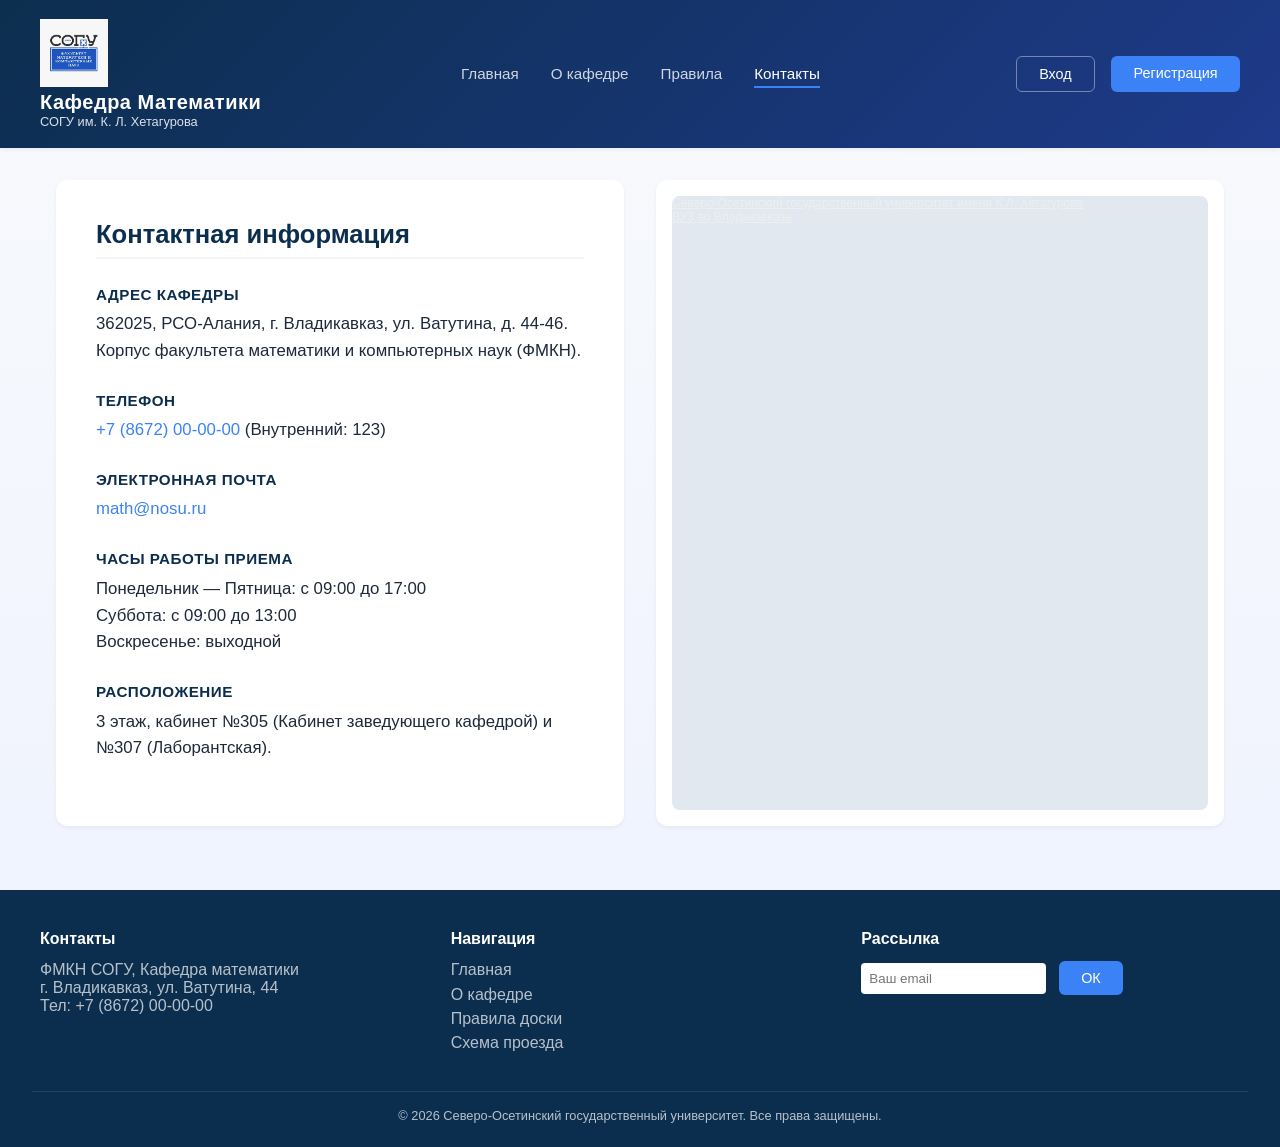
<file: contacts.html>
<!DOCTYPE html>
<html lang="ru">
<head>
    <meta charset="UTF-8">
    <meta name="viewport" content="width=device-width, initial-scale=1.0">
    <title>Контакты | Кафедра математики СОГУ</title>
    <link rel="stylesheet" href="style.css">
</head>
<body>
    <header class="main-header">
        <div class="header-container">
            <div class="logo-block">
                <div class="logo-text">
                    <img src="images/logo.png" class="header_logo-img" alt="">
                    <h1>Кафедра Математики</h1>
                    <p>СОГУ им. К. Л. Хетагурова</p>
                </div>
            </div>
            <nav class="main-nav">
                <ul>
                    <li><a href="index.html">Главная</a></li>
                    <li><a href="about.html">О кафедре</a></li>
                    <li><a href="rules.html">Правила</a></li>
                    <li><a href="contacts.html" class="active">Контакты</a></li>
                </ul>
            </nav>
            <div class="auth-buttons">
                <a href="login.html" class="btn btn-outline">Вход</a>
                <a href="register.html" class="btn btn-primary">Регистрация</a>
            </div>
        </div>
    </header>

    <main class="main-content">
        <div class="contacts-container">
            <section class="contacts-info-block">
                <h2>Контактная информация</h2>
                
                <div class="contact-item">
                    <span class="contact-label">Адрес кафедры</span>
                    <span class="contact-value">362025, РСО-Алания, г. Владикавказ, ул. Ватутина, д. 44-46. Корпус факультета математики и компьютерных наук (ФМКН).</span>
                </div>

                <div class="contact-item">
                    <span class="contact-label">Телефон</span>
                    <span class="contact-value"><a href="tel:+78672000000">+7 (8672) 00-00-00</a> (Внутренний: 123)</span>
                </div>

                <div class="contact-item">
                    <span class="contact-label">Электронная почта</span>
                    <span class="contact-value"><a href="mailto:math@nosu.ru">math@nosu.ru</a></span>
                </div>

                <div class="contact-item">
                    <span class="contact-label">Часы работы приема</span>
                    <span class="contact-value">Понедельник — Пятница: с 09:00 до 17:00<br>Суббота: с 09:00 до 13:00<br>Воскресенье: выходной</span>
                </div>

                <div class="contact-item">
                    <span class="contact-label">Расположение</span>
                    <span class="contact-value">3 этаж, кабинет №305 (Кабинет заведующего кафедрой) и №307 (Лаборантская).</span>
                </div>
            </section>

            <section class="contacts-map-block">
                <div class="map-wrapper">
                    <div style="position:relative;overflow:hidden;"><a href="https://yandex.ru/maps/org/severo_osetinskiy_gosudarstvenny_universitet_imeni_k_l_khetagurova/120729333568/?utm_medium=mapframe&utm_source=maps" style="color:#eee;font-size:12px;position:absolute;top:0px;">Северо-Осетинский государственный университет имени К.Л. Хетагурова</a><a href="https://yandex.ru/maps/33/vladikavkaz/category/university/184106140/?utm_medium=mapframe&utm_source=maps" style="color:#eee;font-size:12px;position:absolute;top:14px;">ВУЗ во Владикавказе</a><iframe src="https://yandex.ru/map-widget/v1/?ll=44.691653%2C43.023008&mode=poi&poi%5Bpoint%5D=44.691362%2C43.026099&poi%5Buri%5D=ymapsbm1%3A%2F%2Forg%3Foid%3D120729333568&z=16" width="560" height="400" frameborder="1" allowfullscreen="true" style="position:relative;"></iframe></div>
                </div>
            </section>
        </div>
    </main>

    <footer class="main-footer">
        <div class="footer-container">
            <div class="footer-section">
                <h4>Контакты</h4>
                <p>ФМКН СОГУ, Кафедра математики</p>
                <p>г. Владикавказ, ул. Ватутина, 44</p>
                <p>Тел: +7 (8672) 00-00-00</p>
            </div>
            <div class="footer-section">
                <h4>Навигация</h4>
                <ul>
                    <li><a href="index.html">Главная</a></li>
                    <li><a href="about.html">О кафедре</a></li>
                    <li><a href="rules.html">Правила доски</a></li>
                    <li><a href="contacts.html">Схема проезда</a></li>
                </ul>
            </div>
            <div class="footer-section">
                <h4>Рассылка</h4>
                <form class="subscribe-form">
                    <input type="email" placeholder="Ваш email" required style="padding: 0.5rem; border-radius: 4px; border: none; margin-right: 0.5rem;">
                    <button class="btn btn-primary" type="submit">ОК</button>
                </form>
            </div>
        </div>
        <div class="footer-bottom">
            <p>&copy; 2026 Северо-Осетинский государственный университет. Все права защищены.</p>
        </div>
    </footer>

</body>
</html>
</file>
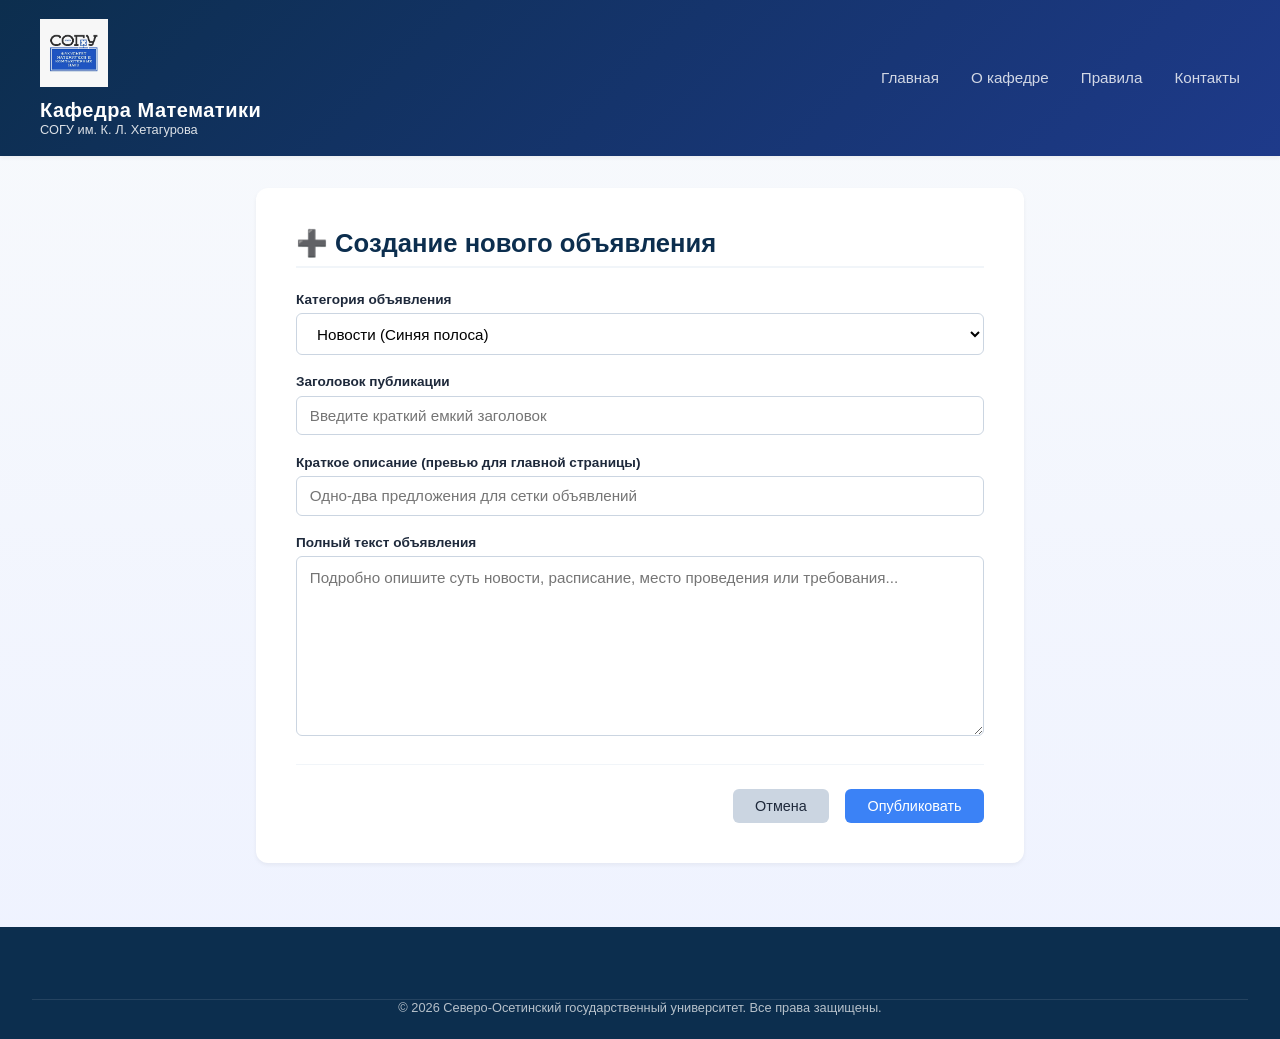
<file: create.html>
<!DOCTYPE html>
<html lang="ru">
<head>
    <meta charset="UTF-8">
    <meta name="viewport" content="width=device-width, initial-scale=1.0">
    <title>Создание объявления | Кафедра математики СОГУ</title>
    <link rel="stylesheet" href="style.css">
</head>
<body>
    <header class="main-header">
        <div class="header-container">
            <div>
                <img src="images/logo.png" class="header_logo-img" alt="СОГУ">
                <div class="logo-text" style="margin-top: 8px;">
                    <h1>Кафедра Математики</h1>
                    <p>СОГУ им. К. Л. Хетагурова</p>
                </div>
            </div>
            <nav class="main-nav">
                <ul>
                    <li><a href="index.html">Главная</a></li>
                    <li><a href="about.html">О кафедре</a></li>
                    <li><a href="rules.html">Правила</a></li>
                    <li><a href="contacts.html">Контакты</a></li>
                </ul>
            </nav>
        </div>
    </header>

    <main class="main-content" style="max-width: 800px;">
        <div class="content-form-card">
            <h2>➕ Создание нового объявления</h2>
            <form action="index.html" method="GET" onsubmit="alert('Объявление успешно опубликовано на доске!');">
                
                <div class="form-group">
                    <label class="form-label" for="post-category">Категория объявления</label>
                    <select id="post-category" class="select-input" style="width: 100%; min-width: auto;" required>
                        <option value="news">Новости (Синяя полоса)</option>
                        <option value="events">Мероприятия (Желтая полоса)</option>
                        <option value="info">Объявления (Зеленая полоса)</option>
                    </select>
                </div>

                <div class="form-group">
                    <label class="form-label" for="post-title">Заголовок публикации</label>
                    <input type="text" id="post-title" class="form-control" placeholder="Введите краткий емкий заголовок" minlength="10" maxlength="100" required>
                </div>

                <div class="form-group">
                    <label class="form-label" for="post-excerpt">Краткое описание (превью для главной страницы)</label>
                    <input type="text" id="post-excerpt" class="form-control" placeholder="Одно-два предложения для сетки объявлений" minlength="20" maxlength="200" required>
                </div>

                <div class="form-group">
                    <label class="form-label" for="post-body">Полный текст объявления</label>
                    <textarea id="post-body" class="form-textarea" placeholder="Подробно опишите суть новости, расписание, место проведения или требования..." minlength="30" required></textarea>
                </div>

                <div class="form-actions-row">
                    <a href="profile.html?role=teacher" class="btn btn-secondary">Отмена</a>
                    <button type="submit" class="btn btn-primary">Опубликовать</button>
                </div>

            </form>
        </div>
    </main>

    <footer class="main-footer">
        <div class="footer-bottom" style="text-align: center; font-size: 0.8rem; padding: 0;">
            <p>&copy; 2026 Северо-Осетинский государственный университет. Все права защищены.</p>
        </div>
    </footer>

</body>
</html>
</file>
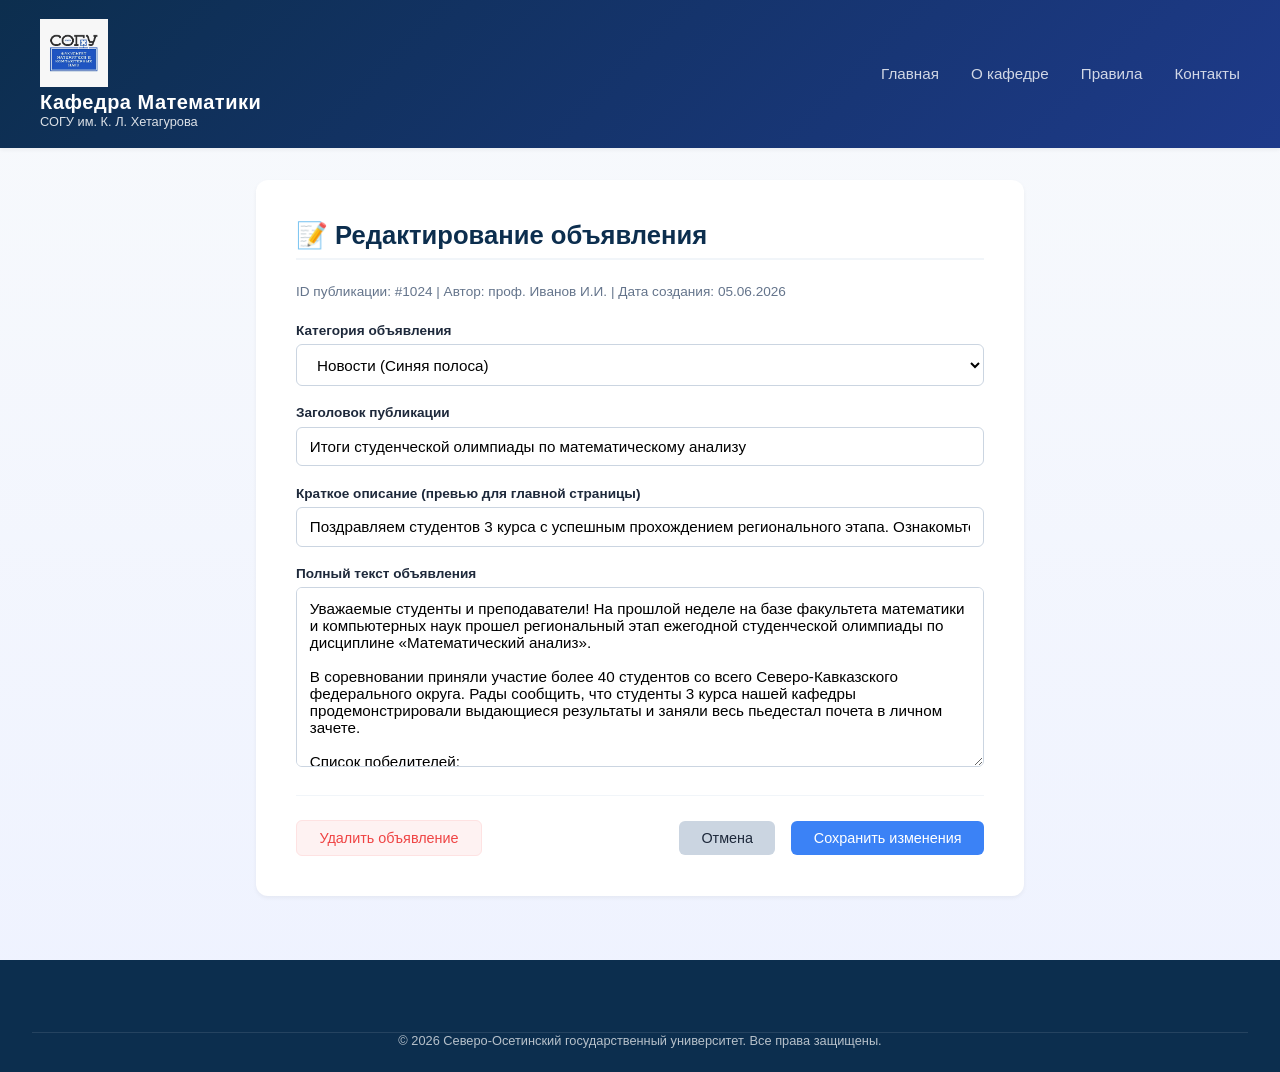
<file: edit.html>
<!DOCTYPE html>
<html lang="ru">
<head>
    <meta charset="UTF-8">
    <meta name="viewport" content="width=device-width, initial-scale=1.0">
    <title>Редактирование объявления | Кафедра математики СОГУ</title>
    <link rel="stylesheet" href="style.css">
</head>
<body>
    <header class="main-header">
        <div class="header-container">
            <div>
                <div class="logo-text">
                    <img src="images/logo.png" class="header_logo-img" alt="СОГУ">
                    <h1>Кафедра Математики</h1>
                    <p>СОГУ им. К. Л. Хетагурова</p>
                </div>
            </div>
            <nav class="main-nav">
                <ul>
                    <li><a href="index.html">Главная</a></li>
                    <li><a href="about.html">О кафедре</a></li>
                    <li><a href="rules.html">Правила</a></li>
                    <li><a href="contacts.html">Контакты</a></li>
                </ul>
            </nav>
        </div>
    </header>

    <main class="main-content" style="max-width: 800px;">
        <div class="content-form-card">
            <h2>📝 Редактирование объявления</h2>
            <p class="edit-meta-text">ID публикации: #1024 | Автор: проф. Иванов И.И. | Дата создания: 05.06.2026</p>
            <form action="index.html" method="GET" onsubmit="alert('Изменения успешно сохранены!');">
                <div class="form-group">
                    <label class="form-label" for="edit-category">Категория объявления</label>
                    <select id="edit-category" class="select-input" style="width: 100%; min-width: auto;" required>
                        <option value="news" selected>Новости (Синяя полоса)</option>
                        <option value="events">Мероприятия (Желтая полоса)</option>
                        <option value="info">Объявления (Зеленая полоса)</option>
                    </select>
                </div>

                <div class="form-group">
                    <label class="form-label" for="edit-title">Заголовок публикации</label>
                    <input type="text" id="edit-title" class="form-control" value="Итоги студенческой олимпиады по математическому анализу" minlength="10" maxlength="100" required>
                </div>

                <div class="form-group">
                    <label class="form-label" for="edit-excerpt">Краткое описание (превью для главной страницы)</label>
                    <input type="text" id="edit-excerpt" class="form-control" value="Поздравляем студентов 3 курса с успешным прохождением регионального этапа. Ознакомьтесь со списком победителей..." minlength="20" maxlength="200" required>
                </div>

                <div class="form-group">
                    <label class="form-label" for="edit-body">Полный текст объявления</label>
                    <textarea id="edit-body" class="form-textarea" minlength="30" required>Уважаемые студенты и преподаватели! На прошлой неделе на базе факультета математики и компьютерных наук прошел региональный этап ежегодной студенческой олимпиады по дисциплине «Математический анализ».

В соревновании приняли участие более 40 студентов со всего Северо-Кавказского федерального округа. Рады сообщить, что студенты 3 курса нашей кафедры продемонстрировали выдающиеся результаты и заняли весь пьедестал почета в личном зачете.

Список победителей:
1 место — Цаллагов Алан (3 курс, группа М-31)
2 место — Плиева Мадина (3 курс, группа М-32)
3 место — Дзуцев Георгий (3 курс, группа М-31)</textarea>
                </div>

                <div class="form-actions-row" style="justify-content: space-between; align-items: center;">
                    <button type="button" class="btn btn-danger-outline" onclick="if(confirm('Вы уверены, что хотите безвозвратно удалить это объявление?')) { alert('Объявление удалено.'); window.location.href='index.html'; }">Удалить объявление</button>
                    <div style="display: flex; gap: 1rem;">
                        <a href="profile.html?role=teacher" class="btn btn-secondary">Отмена</a>
                        <button type="submit" class="btn btn-primary">Сохранить изменения</button>
                    </div>
                </div>

            </form>
        </div>
    </main>

    <footer class="main-footer">
        <div class="footer-bottom" style="text-align: center; font-size: 0.8rem; padding: 0;">
            <p>&copy; 2026 Северо-Осетинский государственный университет. Все права защищены.</p>
        </div>
    </footer>

</body>
</html>
</file>
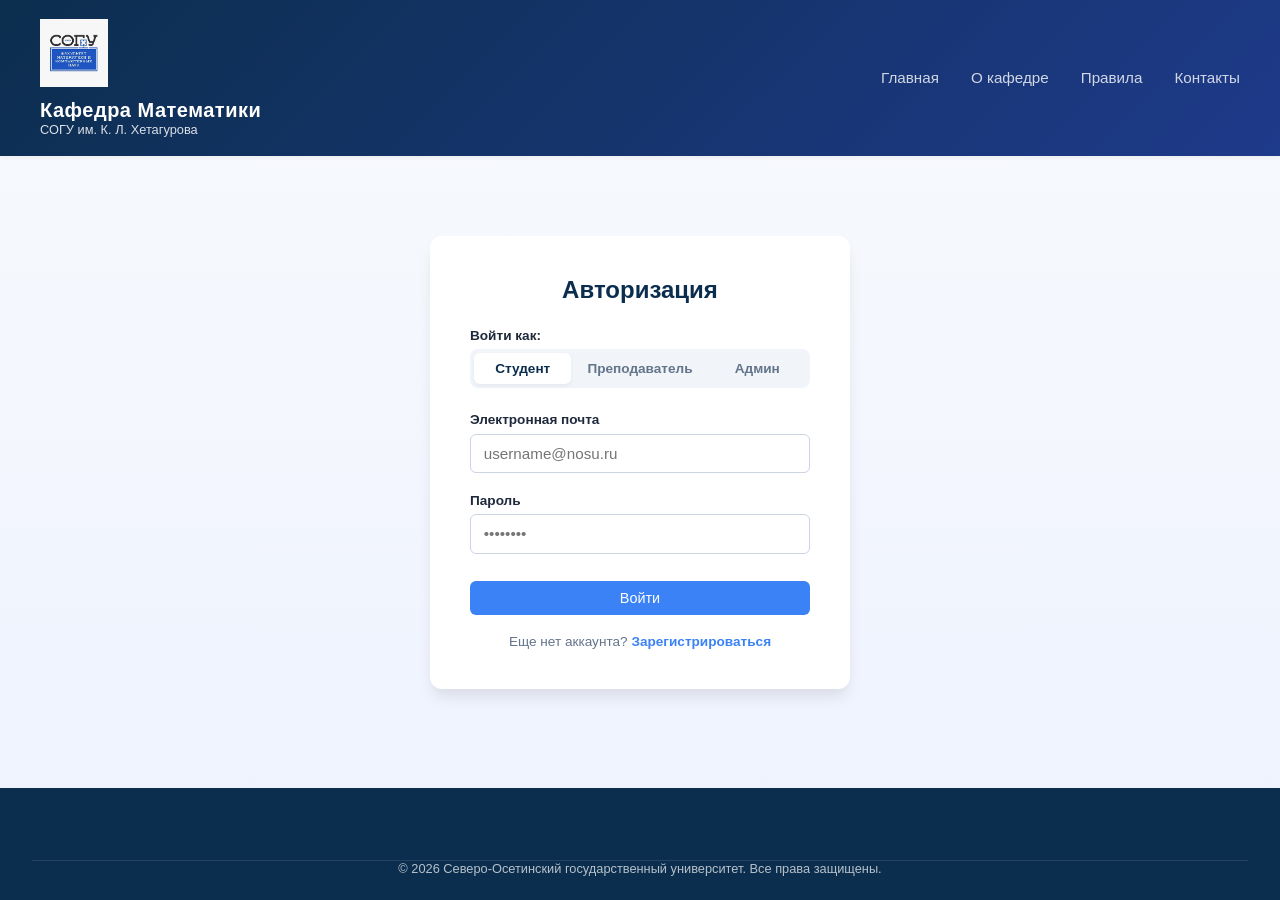
<file: login.html>
<!DOCTYPE html>
<html lang="ru">
<head>
    <meta charset="UTF-8">
    <meta name="viewport" content="width=device-width, initial-scale=1.0">
    <title>Вход в систему | Кафедра математики СОГУ</title>
    <link rel="stylesheet" href="style.css">
</head>
<body>
    <header class="main-header">
        <div class="header-container">
            <div>
                <img src="images/logo.png" class="header_logo-img" alt="СОГУ">
                <div class="logo-text" style="margin-top: 8px;">
                    <h1>Кафедра Математики</h1>
                    <p>СОГУ им. К. Л. Хетагурова</p>
                </div>
            </div>
            <nav class="main-nav">
                <ul>
                    <li><a href="index.html">Главная</a></li>
                    <li><a href="about.html">О кафедре</a></li>
                    <li><a href="rules.html">Правила</a></li>
                    <li><a href="contacts.html">Контакты</a></li>
                </ul>
            </nav>
        </div>
    </header>

    <main class="main-content">
        <div class="auth-wrapper">
            <h2 class="auth-title">Авторизация</h2>
            <form action="profile.html" method="GET">
                <label class="form-label">Войти как:</label>
                <div class="role-selector">
                    <div class="role-option">
                        <input type="radio" id="role-student" name="role" value="student" checked>
                        <label for="role-student">Студент</label>
                    </div>
                    <div class="role-option">
                        <input type="radio" id="role-teacher" name="role" value="teacher">
                        <label for="role-teacher">Преподаватель</label>
                    </div>
                    <div class="role-option">
                        <input type="radio" id="role-admin" name="role" value="admin">
                        <label for="role-admin">Админ</label>
                    </div>
                </div>

                <div class="form-group">
                    <label class="form-label" for="email">Электронная почта</label>
                    <input type="email" id="email" class="form-control" placeholder="username@nosu.ru" required>
                </div>
                
                <div class="form-group">
                    <label class="form-label" for="password">Пароль</label>
                    <input type="password" id="password" class="form-control" placeholder="••••••••" required>
                </div>
                
                <button type="submit" class="btn btn-primary" style="width: 100%; margin-top: 0.5rem;">Войти</button>
            </form>
            
            <div class="auth-redirect">
                Еще нет аккаунта? <a href="register.html">Зарегистрироваться</a>
            </div>
        </div>
    </main>

    <footer class="main-footer">
        <div class="footer-bottom" style="text-align: center; font-size: 0.8rem; padding: 0;">
            <p>&copy; 2026 Северо-Осетинский государственный университет. Все права защищены.</p>
        </div>
    </footer>

</body>
</html>
</file>
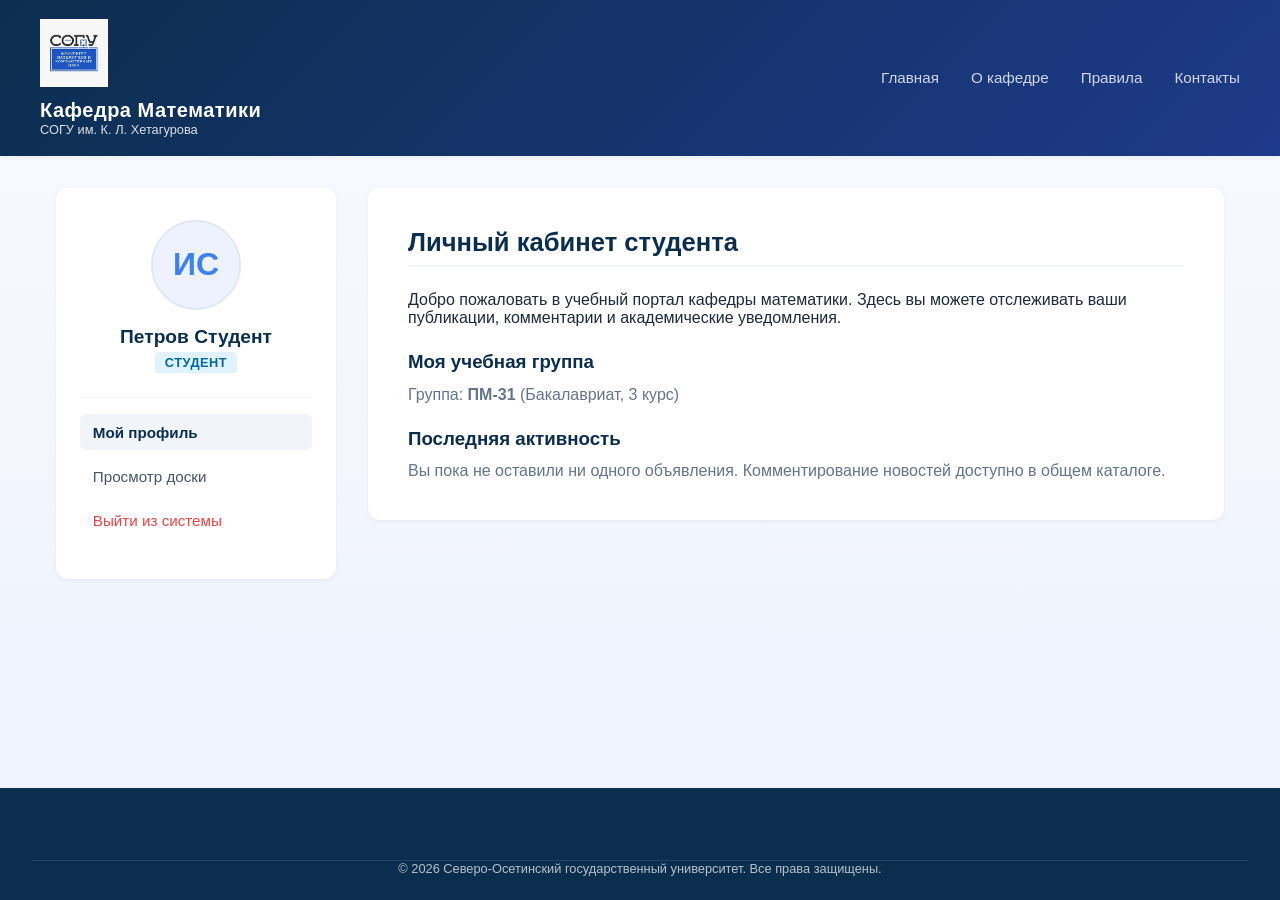
<file: profile.html>
<!DOCTYPE html>
<html lang="ru">
<head>
    <meta charset="UTF-8">
    <meta name="viewport" content="width=device-width, initial-scale=1.0">
    <title>Личный кабинет | Кафедра математики СОГУ</title>
    <link rel="stylesheet" href="style.css">
</head>
<body>
    <header class="main-header">
        <div class="header-container">
            <div>
                <img src="images/logo.png" class="header_logo-img" alt="СОГУ">
                <div class="logo-text" style="margin-top: 8px;">
                    <h1>Кафедра Математики</h1>
                    <p>СОГУ им. К. Л. Хетагурова</p>
                </div>
            </div>
            <nav class="main-nav">
                <ul>
                    <li><a href="index.html">Главная</a></li>
                    <li><a href="about.html">О кафедре</a></li>
                    <li><a href="rules.html">Правила</a></li>
                    <li><a href="contacts.html">Контакты</a></li>
                </ul>
            </nav>
        </div>
    </header>

    <main class="main-content">
        <div class="profile-container">
            <aside class="profile-sidebar">
                <div class="profile-sidebar-avatar" id="user-avatar-letters">УЗ</div>
                <h3 class="profile-user-name" id="user-display-name">Пользователь</h3>
                <span class="profile-user-role role-student-badge" id="user-role-badge">Студент</span>
                
                <ul class="profile-menu">
                    <li><a href="#" class="active">Мой профиль</a></li>
                    <li><a href="index.html">Просмотр доски</a></li>
                    <li><a href="login.html" class="logout-link">Выйти из системы</a></li>
                </ul>
            </aside>

            <section class="profile-main-panel">
                <div id="content-student">
                    <h2>Личный кабинет студента</h2>
                    <p style="margin-bottom: 1.5rem;">Добро пожаловать в учебный портал кафедры математики. Здесь вы можете отслеживать ваши публикации, комментарии и академические уведомления.</p>
                    
                    <h3 style="color: #0c2e4e; margin-bottom: 0.8rem;">Моя учебная группа</h3>
                    <p style="color: #64748b; margin-bottom: 1.5rem;">Группа: <strong>ПМ-31</strong> (Бакалавриат, 3 курс)</p>
                    
                    <h3 style="color: #0c2e4e; margin-bottom: 0.8rem;">Последняя активность</h3>
                    <p style="color: #64748b;">Вы пока не оставили ни одного объявления. Комментирование новостей доступно в общем каталоге.</p>
                </div>

                <div id="content-teacher" style="display: none;">
                    <h2>Панель преподавателя</h2>
                    <p style="margin-bottom: 1.5rem;">Здравствуйте! Вам доступны расширенные функции публикации учебных, научных и организационных материалов для студентов кафедры.</p>
                    
                    <div class="dashboard-actions-grid">
                        <a href="create.html" class="action-item-card">
                            <h4>➕ Создать объявление</h4>
                            <p>Опубликовать новость, расписание или запустить семинар.</p>
                        </a>
                        <a href="index.html" class="action-item-card">
                            <h4>📝 Мои публикации</h4>
                            <p>Просмотреть и отредактировать ваши текущие карточки на доске.</p>
                        </a>
                    </div>
                </div>

                <div id="content-admin" style="display: none;">
                    <h2>Панель администратора портала</h2>
                    <p style="margin-bottom: 1.5rem;">Вам доступен полный контроль над структурой базы данных, пользователями факультета и категориями объявлений доски.</p>
                    
                    <div class="dashboard-actions-grid">
                        <a href="admin_dashboard.html" class="action-item-card">
                            <h4> Статистика дашборда</h4>
                            <p>Общие графики, просмотры, логи системы и новые записи.</p>
                        </a>
                        <a href="admin_users.html" class="action-item-card">
                            <h4> Управление пользователями</h4>
                            <p>Список студентов/преподавателей, смена ролей, блокировка.</p>
                        </a>
                        <a href="admin_categories.html" class="action-item-card">
                            <h4> Категории (CRUD)</h4>
                            <p>Создание, чтение, обновление и удаление категорий объявлений.</p>
                        </a>
                    </div>
                </div>

            </section>
        </div>
    </main>

    <footer class="main-footer">
        <div class="footer-bottom" style="text-align: center; font-size: 0.8rem; padding: 0;">
            <p>&copy; 2026 Северо-Осетинский государственный университет. Все права защищены.</p>
        </div>
    </footer>

    <script>
        document.addEventListener("DOMContentLoaded", function () {
            const urlParams = new URLSearchParams(window.location.search);
            const role = urlParams.get('role') || 'student';
            const avatarLetters = document.getElementById("user-avatar-letters");
            const displayName = document.getElementById("user-display-name");
            const roleBadge = document.getElementById("user-role-badge");
            const blockStudent = document.getElementById("content-student");
            const blockTeacher = document.getElementById("content-teacher");
            const blockAdmin = document.getElementById("content-admin");

            blockStudent.style.display = "none";
            blockTeacher.style.display = "none";
            blockAdmin.style.display = "none";

            if (role === 'teacher') {
                blockTeacher.style.display = "block";
                displayName.innerText = "Иванов И. И.";
                avatarLetters.innerText = "ИИ";
                roleBadge.innerText = "Преподаватель";
                roleBadge.className = "profile-user-role role-teacher-badge";
            } else if (role === 'admin') {
                blockAdmin.style.display = "block";
                displayName.innerText = "Администратор";
                avatarLetters.innerText = "АД";
                roleBadge.innerText = "Админ";
                roleBadge.className = "profile-user-role role-admin-badge";
            } else {
                blockStudent.style.display = "block";
                displayName.innerText = "Петров Студент";
                avatarLetters.innerText = "ИС";
                roleBadge.innerText = "Студент";
                roleBadge.className = "profile-user-role role-student-badge";
            }
        }); 
    </script>
</body>
</html>
</file>
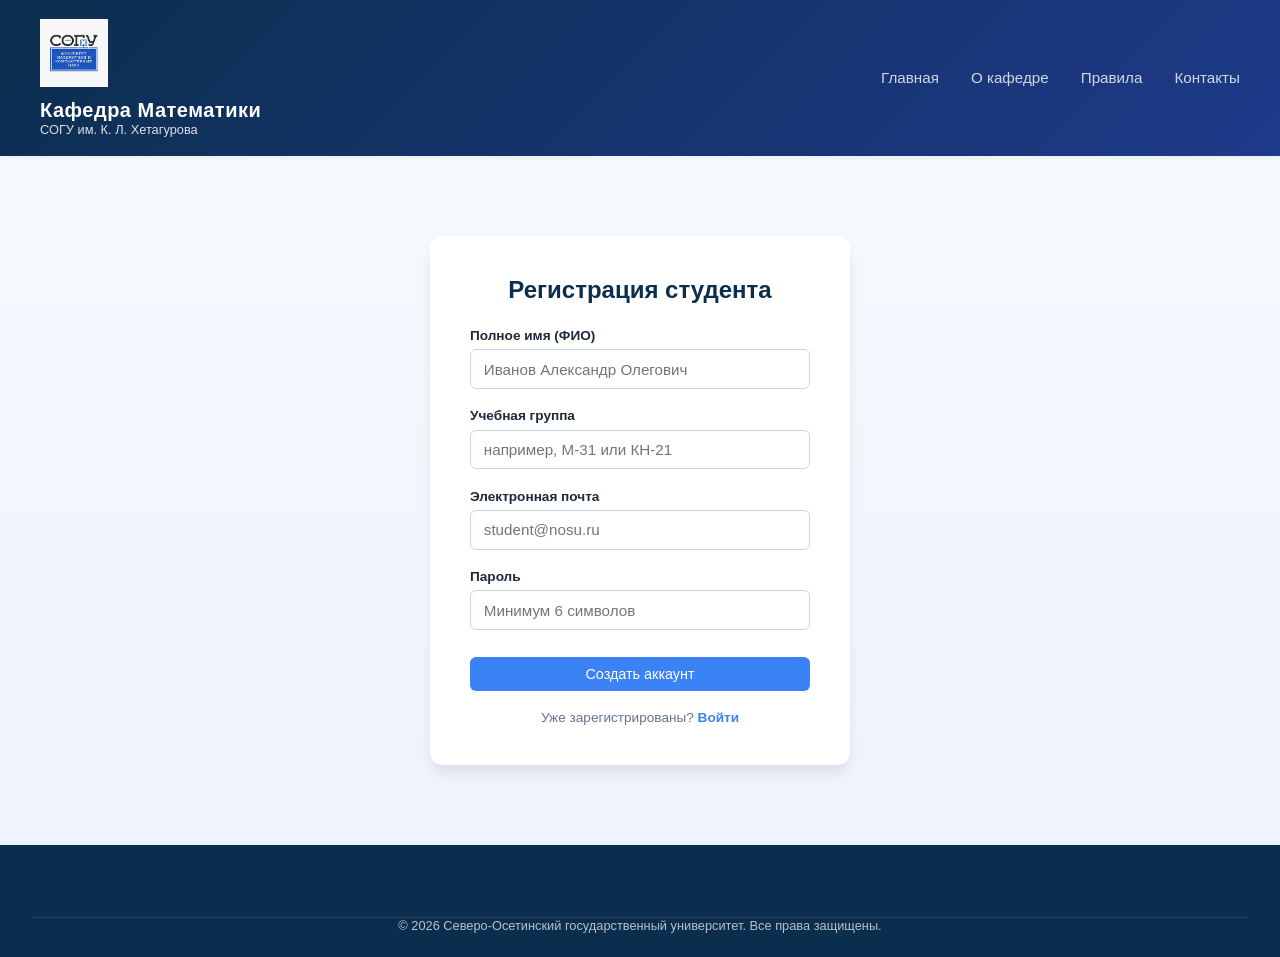
<file: register.html>
<!DOCTYPE html>
<html lang="ru">
<head>
    <meta charset="UTF-8">
    <meta name="viewport" content="width=device-width, initial-scale=1.0">
    <title>Регистрация студента | Кафедра математики СОГУ</title>
    <link rel="stylesheet" href="style.css">
</head>
<body>

    <header class="main-header">
        <div class="header-container">
            <div>
                <img src="images/logo.png" class="header_logo-img" alt="СОГУ">
                <div class="logo-text" style="margin-top: 8px;">
                    <h1>Кафедра Математики</h1>
                    <p>СОГУ им. К. Л. Хетагурова</p>
                </div>
            </div>
            <nav class="main-nav">
                <ul>
                    <li><a href="index.html">Главная</a></li>
                    <li><a href="about.html">О кафедре</a></li>
                    <li><a href="rules.html">Правила</a></li>
                    <li><a href="contacts.html">Контакты</a></li>
                </ul>
            </nav>
        </div>
    </header>

    <main class="main-content">
        <div class="auth-wrapper">
            <h2 class="auth-title">Регистрация студента</h2>
            
            <form action="login.html" method="GET" onsubmit="alert('Регистрация успешна! Теперь вы можете войти в систему.');">
                
                <div class="form-group">
                    <label class="form-label" for="reg-name">Полное имя (ФИО)</label>
                    <input type="text" id="reg-name" class="form-control" placeholder="Иванов Александр Олегович" minlength="5" maxlength="50" required>
                </div>

                <div class="form-group">
                    <label class="form-label" for="reg-group">Учебная группа</label>
                    <input type="text" id="reg-group" class="form-control" placeholder="например, М-31 или КН-21" minlength="3" maxlength="10" required>
                </div>

                <div class="form-group">
                    <label class="form-label" for="reg-email">Электронная почта</label>
                    <input type="email" id="reg-email" class="form-control" placeholder="student@nosu.ru" required>
                </div>
                
                <div class="form-group">
                    <label class="form-label" for="reg-password">Пароль</label>
                    <input type="password" id="reg-password" class="form-control" placeholder="Минимум 6 символов" minlength="6" maxlength="20" required>
                </div>
                
                <button type="submit" class="btn btn-primary" style="width: 100%; margin-top: 0.5rem;">Создать аккаунт</button>
            </form>
            
            <div class="auth-redirect">
                Уже зарегистрированы? <a href="login.html">Войти</a>
            </div>
        </div>
    </main>

    <footer class="main-footer">
        <div class="footer-bottom" style="text-align: center; font-size: 0.8rem; padding: 0;">
            <p>&copy; 2026 Северо-Осетинский государственный университет. Все права защищены.</p>
        </div>
    </footer>

</body>
</html>
</file>
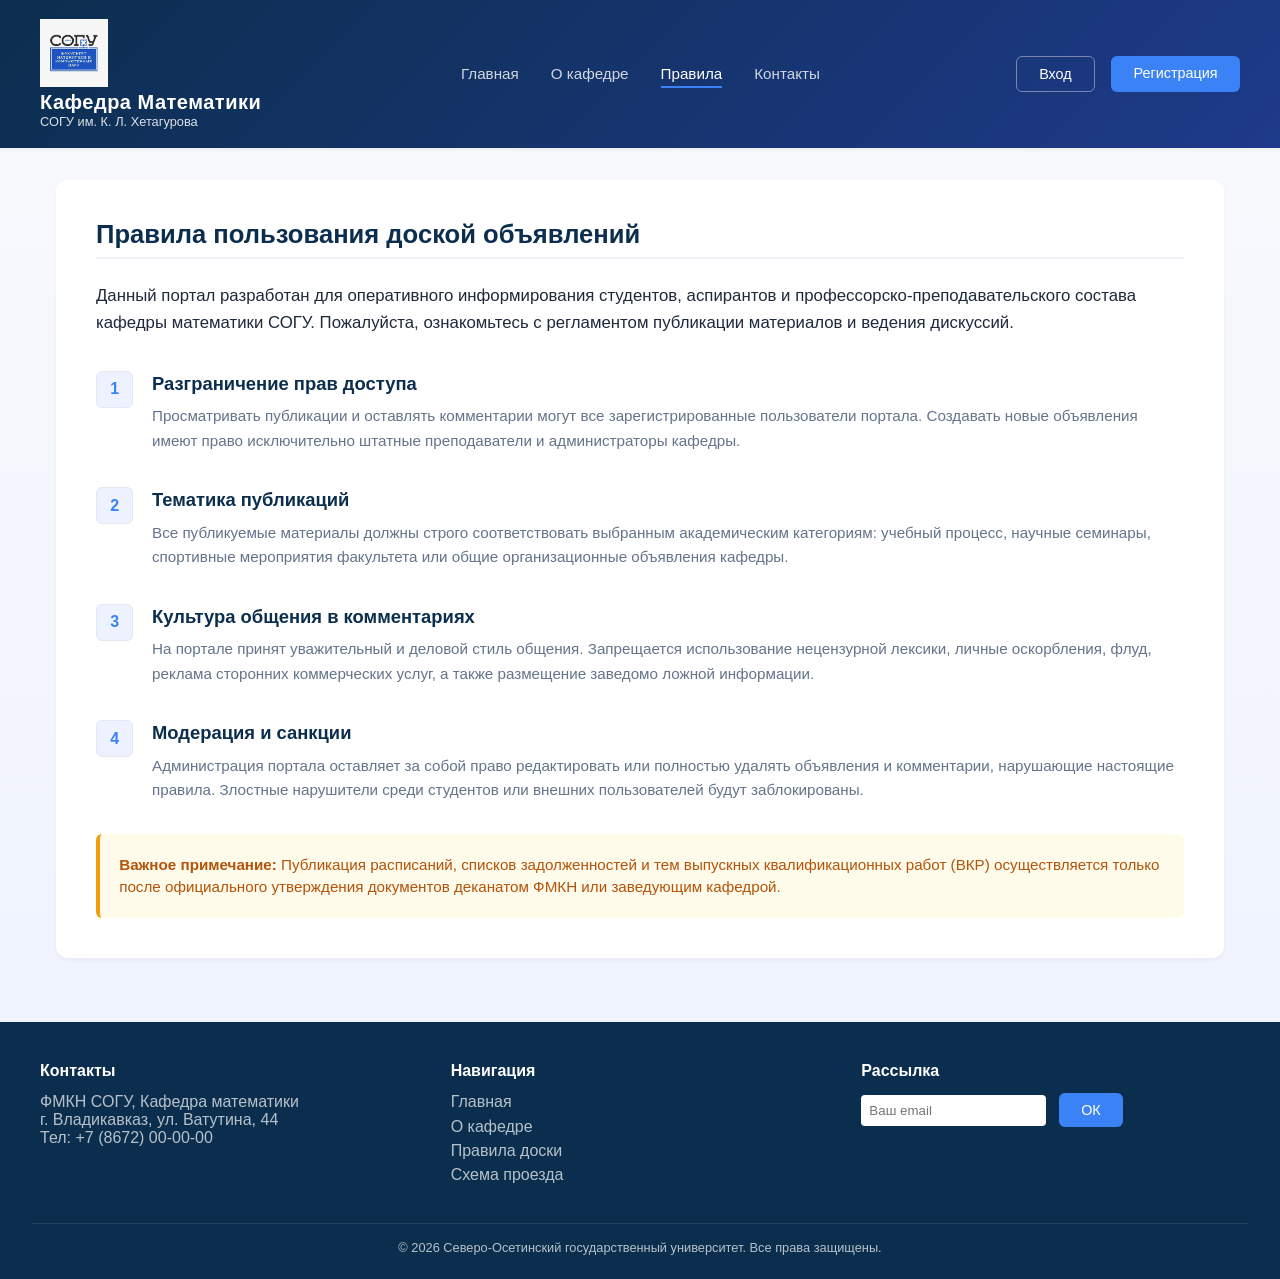
<file: rules.html>
<!DOCTYPE html>
<html lang="ru">
<head>
    <meta charset="UTF-8">
    <meta name="viewport" content="width=device-width, initial-scale=1.0">
    <title>Правила пользования | Кафедра математики СОГУ</title>
    <link rel="stylesheet" href="style.css">
</head>
<body>
    <header class="main-header">
        <div class="header-container">
            <div class="logo-block">
                <div class="logo-text">
                    <img src="images/logo.png" class="header_logo-img" alt="">
                    <h1>Кафедра Математики</h1>
                    <p>СОГУ им. К. Л. Хетагурова</p>
                </div>
            </div>
            <nav class="main-nav">
                <ul>
                    <li><a href="index.html">Главная</a></li>
                    <li><a href="about.html">О кафедре</a></li>
                    <li><a href="rules.html" class="active">Правила</a></li>
                    <li><a href="contacts.html">Контакты</a></li>
                </ul>
            </nav>
            <div class="auth-buttons">
                <a href="login.html" class="btn btn-outline">Вход</a>
                <a href="register.html" class="btn btn-primary">Регистрация</a>
            </div>
        </div>
    </header>

    <main class="main-content">
        
        <section class="rules-card">
            <h2>Правила пользования доской объявлений</h2>
            <p class="rules-intro">Данный портал разработан для оперативного информирования студентов, аспирантов и профессорско-преподавательского состава кафедры математики СОГУ. Пожалуйста, ознакомьтесь с регламентом публикации материалов и ведения дискуссий.</p>
            
            <ul class="rules-list">
                
                <li class="rules-item">
                    <h3>Разграничение прав доступа</h3>
                    <p>Просматривать публикации и оставлять комментарии могут все зарегистрированные пользователи портала. Создавать новые объявления имеют право исключительно штатные преподаватели и администраторы кафедры.</p>
                </li>

                <li class="rules-item">
                    <h3>Тематика публикаций</h3>
                    <p>Все публикуемые материалы должны строго соответствовать выбранным академическим категориям: учебный процесс, научные семинары, спортивные мероприятия факультета или общие организационные объявления кафедры.</p>
                </li>

                <li class="rules-item">
                    <h3>Культура общения в комментариях</h3>
                    <p>На портале принят уважительный и деловой стиль общения. Запрещается использование нецензурной лексики, личные оскорбления, флуд, реклама сторонних коммерческих услуг, а также размещение заведомо ложной информации.</p>
                </li>

                <li class="rules-item">
                    <h3>Модерация и санкции</h3>
                    <p>Администрация портала оставляет за собой право редактировать или полностью удалять объявления и комментарии, нарушающие настоящие правила. Злостные нарушители среди студентов или внешних пользователей будут заблокированы.</p>
                </li>

            </ul>

            <div class="rules-warning-box">
                <strong>Важное примечание:</strong> Публикация расписаний, списков задолженностей и тем выпускных квалификационных работ (ВКР) осуществляется только после официального утверждения документов деканатом ФМКН или заведующим кафедрой.
            </div>
        </section>

    </main>

    <footer class="main-footer">
        <div class="footer-container">
            <div class="footer-section">
                <h4>Контакты</h4>
                <p>ФМКН СОГУ, Кафедра математики</p>
                <p>г. Владикавказ, ул. Ватутина, 44</p>
                <p>Тел: +7 (8672) 00-00-00</p>
            </div>
            <div class="footer-section">
                <h4>Навигация</h4>
                <ul>
                    <li><a href="index.html">Главная</a></li>
                    <li><a href="about.html">О кафедре</a></li>
                    <li><a href="rules.html">Правила доски</a></li>
                    <li><a href="contacts.html">Схема проезда</a></li>
                </ul>
            </div>
            <div class="footer-section">
                <h4>Рассылка</h4>
                <form class="subscribe-form">
                    <input type="email" placeholder="Ваш email" required style="padding: 0.5rem; border-radius: 4px; border: none; margin-right: 0.5rem;">
                    <button class="btn btn-primary" type="submit">ОК</button>
                </form>
            </div>
        </div>
        <div class="footer-bottom">
            <p>&copy; 2026 Северо-Осетинский государственный университет. Все права защищены.</p>
        </div>
    </footer>

</body>
</html>
</file>
<file: style.css>
* {
    box-sizing: border-box;
    margin: 0;
    padding: 0;
    font-family: 'Segoe UI', Roboto, sans-serif;
}

body {
    background: linear-gradient(180deg, #f8fafc 0%, #eef2ff 100%);
    color: #1e293b;
    min-height: 100vh;
    display: flex;
    flex-direction: column;
}

.main-header {
    background: linear-gradient(135deg, #0c2e4e 0%, #1e3a8a 100%);
    color: white;
    padding: 1.2rem 2rem;
    position: sticky;
    top: 0;
    z-index: 100;
    box-shadow: 0 2px 4px rgba(0,0,0,0.05);
}

.header-container {
    max-width: 1200px;
    margin: 0 auto;
    display: flex;
    justify-content: space-between;
    align-items: center;
}

.logo-block {
    display: flex;
    align-items: center;
    gap: 12px;
}

.header_logo-img{
    width: 30%;
}

.logo-text h1 {
    font-size: 1.25rem;
    font-weight: 700;
    letter-spacing: 0.5px;
}

.logo-text p {
    font-size: 0.8rem;
    opacity: 0.85;
}

.main-nav ul {
    display: flex;
    list-style: none;
    gap: 2rem;
}

.main-nav a {
    color: rgba(255,255,255,0.8);
    text-decoration: none;
    font-size: 0.95rem;
    font-weight: 500;
    transition: color 0.2s;
}

.main-nav a:hover, .main-nav a.active {
    color: white;
    border-bottom: 2px solid #3b82f6;
    padding-bottom: 4px;
}

.auth-buttons {
    display: flex;
    gap: 1rem;
}

.btn {
    padding: 0.55rem 1.4rem;
    border-radius: 6px;
    text-decoration: none;
    font-size: 0.9rem;
    font-weight: 500;
    transition: all 0.2s;
    cursor: pointer;
    border: none;
    display: inline-block;
}

.btn-outline {
    border: 1px solid rgba(255,255,255,0.4);
    color: white;
    background: transparent;
}

.btn-outline:hover {
    background: rgba(255,255,255,0.1);
    border-color: white;
}

.btn-primary {
    background: #3b82f6;
    color: white;
}

.btn-primary:hover {
    background: #2563eb;
    box-shadow: 0 4px 12px rgba(59, 130, 246, 0.3);
}


.hero-section {
    background: linear-gradient(135deg, #0c2e4e 0%, #1e3a8a 100%);
    color: white;
    padding: 3.5rem 2rem;
    text-align: center;
    border-bottom: 4px solid #3b82f6;
}

.hero-container {
    max-width: 800px;
    margin: 0 auto;
}

.hero-container h2 {
    font-size: 2.2rem;
    margin-bottom: 0.8rem;
    font-weight: 800;
}

.hero-container p {
    font-size: 1.1rem;
    opacity: 0.9;
    line-height: 1.5;
}


.main-content {
    max-width: 1200px;
    width: 100%;
    margin: 2rem auto;
    padding: 0 1rem;
    flex: 1;
}


.filter-panel {
    background: white;
    padding: 1.2rem;
    border-radius: 12px;
    box-shadow: 0 2px 4px rgba(0,0,0,0.05);
    margin-bottom: 2rem;
    display: flex;
    gap: 1rem;
}

.search-input, .select-input {
    padding: 0.65rem 1rem;
    border: 1px solid #cbd5e1;
    border-radius: 6px;
    outline: none;
    font-size: 0.95rem;
}

.search-input { flex: 1; }
.select-input { min-width: 200px; background: white; }


.announcements-grid {
    display: grid;
    grid-template-columns: repeat(auto-fill, minmax(340px, 1fr));
    gap: 1.5rem;
}

.card {
    background: white;
    border-radius: 12px;
    padding: 1.5rem;
    box-shadow: 0 2px 4px rgba(0,0,0,0.05);
    transition: transform 0.2s, box-shadow 0.2s;
    text-decoration: none;
    color: inherit;
    display: flex;
    flex-direction: column;
    border-left: 5px solid #cbd5e1;
}

.card.news-type { border-left-color: #3b82f6; }
.card.event-type { border-left-color: #f59e0b; }
.card.info-type { border-left-color: #10b981; }

.card:hover {
    transform: translateY(-4px);
    box-shadow: 0 10px 15px -3px rgba(0,0,0,0.1);
}

.card-img-wrapper {
    height: 180px;
    overflow: hidden;
    background: #e2e8f0;
    margin: -1.5rem -1.5rem 1.2rem -1.5rem;
}

.card-img-wrapper img {
    width: 100%;
    height: 100%;
    object-fit: cover;
    display: block;
}

.badge {
    align-self: flex-start;
    padding: 0.25rem 0.6rem;
    border-radius: 4px;
    font-size: 0.7rem;
    font-weight: 700;
    text-transform: uppercase;
    margin-bottom: 0.8rem;
}

.badge-news { background: #e0f2fe; color: #0369a1; }
.badge-event { background: #fef3c7; color: #b45309; }
.badge-info { background: #dcfce7; color: #15803d; }

.card-title {
    font-size: 1.2rem;
    margin-bottom: 0.6rem;
    color: #0c2e4e;
    line-height: 1.4;
}

.card-text {
    font-size: 0.9rem;
    color: #64748b;
    line-height: 1.6;
    margin-bottom: 1.5rem;
}

.card-meta {
    margin-top: auto;
    display: flex;
    gap: 1rem;
    font-size: 0.8rem;
    color: #64748b;
    border-top: 1px solid #f1f5f9;
    padding-top: 0.8rem;
}



/* about.html */
.about-section {
    background: white;
    padding: 2.5rem;
    border-radius: 12px;
    box-shadow: 0 2px 4px rgba(0,0,0,0.05);
    margin-bottom: 2rem;
}

.about-section h2 {
    color: #0c2e4e;
    margin-bottom: 1.2rem;
    font-size: 1.6rem;
    border-bottom: 2px solid #f1f5f9;
    padding-bottom: 0.5rem;
}

.about-section p {
    margin-bottom: 1rem;
    line-height: 1.7;
    color: #1e293b;
}


.about-image-container {
    max-width: 800px;
    margin: 2.5rem auto;
    padding: 0 1rem;
}

.about-center-img {
    width: 100%;
    height: auto;
    max-height: 380px;
    object-fit: cover;
    border-radius: 12px;
    box-shadow: 0 10px 15px -3px rgba(0,0,0,0.1);
    display: block;
    background: #e2e8f0;
    min-height: 200px;
}


.teachers-list-clean {
    display: grid;
    grid-template-columns: repeat(auto-fit, minmax(280px, 1fr));
    gap: 1.5rem;
    margin-top: 1.5rem;
}

.teacher-card-clean {
    background: #f8fafc;
    border: 1px solid #e2e8f0;
    border-radius: 8px;
    padding: 2rem 1.5rem;
    display: flex;
    flex-direction: column;
    align-items: center; 
    text-align: center;
    transition: transform 0.2s, box-shadow 0.2s;
}

.teacher-card-clean:hover {
    transform: translateY(-3px);
    box-shadow: 0 10px 15px -3px rgba(0,0,0,0.1);
    border-color: #cbd5e1;
}


.teacher-avatar {
    width: 120px;
    height: 120px;
    border-radius: 50%; 
    object-fit: cover; 
    margin-bottom: 1rem;
    background: #e2e8f0;
    border: 3px solid white;
    box-shadow: 0 2px 4px rgba(0,0,0,0.05);
}

.teacher-name-clean {
    font-size: 1.15rem;
    font-weight: 700;
    color: #0c2e4e;
    margin-bottom: 0.25rem;
}

.teacher-rank-clean {
    font-size: 0.85rem;
    color: #8b5cf6;
    font-weight: 600;
    text-transform: uppercase;
    letter-spacing: 0.5px;
    margin-bottom: 0.75rem;
}

.teacher-card-clean p {
    font-size: 0.9rem;
    color: #64748b;
    line-height: 1.5;
    margin-bottom: 0;
}


.auth-wrapper {
    max-width: 420px;
    width: 100%;
    margin: 4rem auto;
    background: white;
    padding: 2.5rem;
    border-radius: 12px;
    box-shadow: 0 10px 15px -3px rgba(0,0,0,0.1);
}

.auth-title {
    font-size: 1.5rem;
    color: #0c2e4e;
    margin-bottom: 1.5rem;
    text-align: center;
    font-weight: 700;
}

.form-group { margin-bottom: 1.2rem; }
.form-label { display: block; font-size: 0.85rem; font-weight: 600; margin-bottom: 0.4rem; color: #1e293b; }
.form-control { width: 100%; padding: 0.65rem 0.8rem; border: 1px solid #cbd5e1; border-radius: 6px; outline: none; font-size: 0.95rem; }
.form-control:focus { border-color: #3b82f6; box-shadow: 0 0 0 3px rgba(59, 130, 246, 0.15); }
.auth-redirect { text-align: center; margin-top: 1.2rem; font-size: 0.85rem; color: #64748b; }
.auth-redirect a { color: #3b82f6; text-decoration: none; font-weight: 600; }


.pagination { display: flex; justify-content: center; gap: 0.5rem; margin-top: 2rem; }
.page-link { padding: 0.5rem 1rem; border: 1px solid #cbd5e1; background: white; border-radius: 6px; cursor: pointer; }
.page-link.active { background: #3b82f6; color: white; border-color: #3b82f6; }
.page-link.disabled { opacity: 0.5; cursor: not-allowed; }


.main-footer {
    background: #0c2e4e;
    color: rgba(255,255,255,0.7);
    padding: 2.5rem 2rem 1.5rem;
    margin-top: auto;
}

.footer-container {
    max-width: 1200px;
    margin: 0 auto;
    display: grid;
    grid-template-columns: repeat(auto-fit, minmax(200px, 1fr));
    gap: 2rem;
}

.footer-section h4 { color: white; margin-bottom: 0.8rem; }
.footer-section ul { list-style: none; }
.footer-section ul li { margin-bottom: 0.4rem; }
.footer-section a { color: inherit; text-decoration: none; }
.footer-section a:hover { color: white; }
.footer-bottom { text-align: center; margin-top: 2rem; font-size: 0.8rem; border-top: 1px solid rgba(255,255,255,0.1); padding-top: 1rem; }

@media (max-width: 768px) {
    .header-container { flex-direction: column; gap: 1rem; }
    .main-nav ul { gap: 1rem; }
}


/* contacts.html */

.contacts-container {
    display: grid;
    grid-template-columns: 1fr 1fr;
    gap: 2rem;
    margin-bottom: 2rem;
}

.contacts-info-block {
    background: white;
    padding: 2.5rem;
    border-radius: 12px;
    box-shadow: 0 2px 4px rgba(0,0,0,0.05);
}

.contacts-info-block h2 {
    color: #0c2e4e;
    font-size: 1.6rem;
    margin-bottom: 1.5rem;
    border-bottom: 2px solid #f1f5f9;
    padding-bottom: 0.5rem;
}

.contact-item {
    margin-bottom: 1.5rem;
    line-height: 1.6;
}

.contact-label {
    font-weight: 700;
    color: #0c2e4e;
    font-size: 0.95rem;
    text-transform: uppercase;
    letter-spacing: 0.5px;
    margin-bottom: 0.25rem;
    display: block;
}

.contact-value {
    color: #1e293b;
    font-size: 1.05rem;
}

.contact-value a {
    color: #3b82f6;
    text-decoration: none;
}

.contact-value a:hover {
    text-decoration: underline;
}


.contacts-map-block {
    background: white;
    padding: 1rem;
    border-radius: 12px;
    box-shadow: 0 2px 4px rgba(0,0,0,0.05);
    min-height: 400px;
    display: flex;
    flex-direction: column;
}

.map-wrapper {
    flex: 1;
    background: #e2e8f0; 
    border-radius: 8px;
    overflow: hidden;
    position: relative;
}

.map-wrapper iframe {
    width: 100%;
    height: 100%;
    border: none;
    display: block;
}

@media (max-width: 900px) {
    .contacts-container {
        grid-template-columns: 1fr;
    }
    .contacts-map-block {
        min-height: 350px;
    }
}


/*rules.html*/

.rules-card {
    background: white;
    padding: 2.5rem;
    border-radius: 12px;
    box-shadow: 0 2px 4px rgba(0,0,0,0.05);
    margin-bottom: 2rem;
}

.rules-card h2 {
    color: #0c2e4e;
    font-size: 1.6rem;
    margin-bottom: 1.5rem;
    border-bottom: 2px solid #f1f5f9;
    padding-bottom: 0.5rem;
}

.rules-intro {
    font-size: 1.05rem;
    line-height: 1.6;
    color: #1e293b;
    margin-bottom: 2rem;
}

.rules-list {
    counter-reset: rules-counter;
    list-style: none;
    padding: 0;
}

.rules-item {
    counter-increment: rules-counter;
    position: relative;
    padding-left: 3.5rem;
    margin-bottom: 2rem;
    line-height: 1.6;
}

.rules-item::before {
    content: counter(rules-counter);
    position: absolute;
    left: 0;
    top: 2px;
    width: 2.2rem;
    height: 2.2rem;
    background: #eef2ff;
    color: #3b82f6;
    border: 1px solid #e2e8f0;
    border-radius: 6px;
    display: flex;
    align-items: center;
    justify-content: center;
    font-weight: 700;
    font-size: 1rem;
}

.rules-item h3 {
    color: #0c2e4e;
    font-size: 1.15rem;
    margin-bottom: 0.4rem;
    font-weight: 700;
}

.rules-item p {
    color: #64748b;
    font-size: 0.95rem;
}

.rules-warning-box {
    background: #fffbeb;
    border-left: 4px solid #f59e0b;
    padding: 1.2rem;
    border-radius: 6px;
    margin-top: 2rem;
    color: #b45309;
    font-size: 0.95rem;
    line-height: 1.5;
}


/*announcement.html*/
.announcement-single {
    background: white;
    padding: 2.5rem;
    border-radius: 12px;
    box-shadow: 0 2px 4px rgba(0,0,0,0.05);
    margin-bottom: 2rem;
}

.announcement-header {
    margin-bottom: 1.5rem;
    border-bottom: 1px solid #f1f5f9;
    padding-bottom: 1rem;
}

.announcement-title {
    color: #0c2e4e;
    font-size: 1.8rem;
    font-weight: 700;
    margin: 0.5rem 0;
    line-height: 1.3;
}

.announcement-body {
    font-size: 1.05rem;
    line-height: 1.7;
    color: #1e293b;
    margin-bottom: 2rem;
}

.announcement-body p {
    margin-bottom: 1rem;
}


.comments-section {
    background: white;
    padding: 2.5rem;
    border-radius: 12px;
    box-shadow: 0 2px 4px rgba(0,0,0,0.05);
}

.comments-section h3 {
    color: #0c2e4e;
    font-size: 1.4rem;
    margin-bottom: 1.5rem;
}

.comment-card {
    background: #f8fafc;
    border: 1px solid #e2e8f0;
    border-radius: 8px;
    padding: 1.2rem;
    margin-bottom: 1rem;
}

.comment-header {
    display: flex;
    justify-content: space-between;
    font-size: 0.85rem;
    margin-bottom: 0.5rem;
}

.comment-author {
    font-weight: 700;
    color: #0c2e4e;
}

.comment-author-rank {
    font-size: 0.75rem;
    color: #8b5cf6;
    margin-left: 0.5rem;
    text-transform: uppercase;
    font-weight: 600;
}

.comment-date {
    color: #64748b;
}

.comment-text {
    font-size: 0.95rem;
    line-height: 1.5;
    color: #334155;
}

.comment-form {
    margin-top: 2rem;
    border-top: 2px dashed #e2e8f0;
    padding-top: 1.5rem;
}

.comment-form textarea {
    width: 100%;
    min-height: 100px;
    padding: 0.8rem;
    border: 1px solid #cbd5e1;
    border-radius: 6px;
    outline: none;
    font-size: 0.95rem;
    resize: vertical;
    margin-bottom: 1rem;
}

.comment-form textarea:focus {
    border-color: #3b82f6;
    box-shadow: 0 0 0 3px rgba(59, 130, 246, 0.15);
}



/*login.html И register.html */
.auth-wrapper {
    max-width: 420px;
    width: 100%;
    margin: 3rem auto;
    background: white;
    padding: 2.5rem;
    border-radius: 12px;
    box-shadow: 0 10px 15px -3px rgba(0,0,0,0.1);
}

.auth-title {
    font-size: 1.5rem;
    color: #0c2e4e;
    margin-bottom: 1.5rem;
    text-align: center;
    font-weight: 700;
}

.form-group {
    margin-bottom: 1.2rem;
}

.form-label {
    display: block;
    font-size: 0.85rem;
    font-weight: 600;
    margin-bottom: 0.4rem;
    color: #1e293b;
}

.form-control {
    width: 100%;
    padding: 0.65rem 0.8rem;
    border: 1px solid #cbd5e1;
    border-radius: 6px;
    outline: none;
    font-size: 0.95rem;
}

.form-control:focus {
    border-color: #3b82f6;
    box-shadow: 0 0 0 3px rgba(59, 130, 246, 0.15);
}

.role-selector {
    display: flex;
    gap: 0.5rem;
    margin-bottom: 1.5rem;
    background: #f1f5f9;
    padding: 4px;
    border-radius: 8px;
}

.role-option {
    flex: 1;
    position: relative;
}

.role-option input[type="radio"] {
    position: absolute;
    opacity: 0;
    width: 0;
    height: 0;
}

.role-option label {
    display: block;
    text-align: center;
    padding: 0.5rem;
    font-size: 0.85rem;
    font-weight: 600;
    color: #64748b;
    background: transparent;
    border-radius: 6px;
    cursor: pointer;
    user-select: none;
    transition: all 0.2s;
}

.role-option input[type="radio"]:checked + label {
    background: white;
    color: #0c2e4e;
    box-shadow: 0 2px 4px rgba(0,0,0,0.05);
}

.auth-redirect {
    text-align: center;
    margin-top: 1.2rem;
    font-size: 0.85rem;
    color: #64748b;
}

.auth-redirect a {
    color: #3b82f6;
    text-decoration: none;
    font-weight: 600;
}

.auth-redirect a:hover {
    text-decoration: underline;
}



/*profile.html*/
.profile-container {
    display: grid;
    grid-template-columns: 280px 1fr;
    gap: 2rem;
    align-items: start;
}


.profile-sidebar {
    background: white;
    padding: 2rem 1.5rem;
    border-radius: 12px;
    box-shadow: 0 2px 4px rgba(0,0,0,0.05);
    text-align: center;
}

.profile-sidebar-avatar {
    width: 90px;
    height: 90px;
    background: #eef2ff;
    color: #3b82f6;
    border-radius: 50%;
    display: flex;
    align-items: center;
    justify-content: center;
    font-size: 2rem;
    font-weight: 700;
    margin: 0 auto 1rem;
    border: 2px solid #e2e8f0;
}

.profile-user-name {
    font-size: 1.2rem;
    font-weight: 700;
    color: #0c2e4e;
    margin-bottom: 0.25rem;
}

.profile-user-role {
    font-size: 0.8rem;
    font-weight: 700;
    text-transform: uppercase;
    letter-spacing: 0.5px;
    padding: 0.2rem 0.6rem;
    border-radius: 4px;
    display: inline-block;
    margin-bottom: 1.5rem;
}

.role-student-badge { background: #e0f2fe; color: #0369a1; }
.role-teacher-badge { background: #f3e8ff; color: #6b21a8; }
.role-admin-badge { background: #ffe4e6; color: #9f1239; }

.profile-menu {
    list-style: none;
    padding: 0;
    text-align: left;
    border-top: 1px solid #f1f5f9;
    padding-top: 1rem;
}

.profile-menu li {
    margin-bottom: 0.5rem;
}

.profile-menu a {
    display: block;
    padding: 0.6rem 0.8rem;
    color: #475569;
    text-decoration: none;
    border-radius: 6px;
    font-size: 0.95rem;
    transition: all 0.2s;
}

.profile-menu a:hover, .profile-menu a.active {
    background: #f1f5f9;
    color: #0c2e4e;
    font-weight: 600;
}

.profile-menu a.logout-link {
    color: #ef4444;
}
.profile-menu a.logout-link:hover {
    background: #fef2f2;
}

.profile-main-panel {
    background: white;
    padding: 2.5rem;
    border-radius: 12px;
    box-shadow: 0 2px 4px rgba(0,0,0,0.05);
}

.profile-main-panel h2 {
    color: #0c2e4e;
    font-size: 1.6rem;
    margin-bottom: 1.5rem;
    border-bottom: 2px solid #f1f5f9;
    padding-bottom: 0.5rem;
}

.dashboard-actions-grid {
    display: grid;
    grid-template-columns: repeat(auto-fill, minmax(220px, 1fr));
    gap: 1rem;
    margin-top: 1rem;
}

.action-item-card {
    background: #f8fafc;
    border: 1px solid #e2e8f0;
    border-radius: 8px;
    padding: 1.2rem;
    text-decoration: none;
    color: inherit;
    transition: all 0.2s;
}

.action-item-card:hover {
    border-color: #3b82f6;
    background: #f0f7ff;
    transform: translateY(-2px);
}

.action-item-card h4 {
    color: #0c2e4e;
    margin-bottom: 0.4rem;
}

.action-item-card p {
    font-size: 0.85rem;
    color: #64748b;
    line-height: 1.4;
}

@media (max-width: 768px) {
    .profile-container {
        grid-template-columns: 1fr;
    }
}


/*create.html*/
.content-form-card {
    background: white;
    padding: 2.5rem;
    border-radius: 12px;
    box-shadow: 0 2px 4px rgba(0,0,0,0.05);
    margin-bottom: 2rem;
}

.content-form-card h2 {
    color: #0c2e4e;
    font-size: 1.6rem;
    margin-bottom: 1.5rem;
    border-bottom: 2px solid #f1f5f9;
    padding-bottom: 0.5rem;
}

.form-textarea {
    width: 100%;
    min-height: 180px;
    padding: 0.75rem 0.8rem;
    border: 1px solid #cbd5e1;
    border-radius: 6px;
    outline: none;
    font-size: 0.95rem;
    font-family: inherit;
    resize: vertical;
}

.form-textarea:focus {
    border-color: #3b82f6;
    box-shadow: 0 0 0 3px rgba(59, 130, 246, 0.15);
}

.form-actions-row {
    display: flex;
    justify-content: flex-end;
    gap: 1rem;
    margin-top: 1.5rem;
    border-top: 1px solid #f1f5f9;
    padding-top: 1.5rem;
}

.btn-secondary {
    background: #cbd5e1;
    color: #1e293b;
}

.btn-secondary:hover {
    background: #94a3b8;
}




/*edit.html*/
.content-form-card {
    background: white;
    padding: 2.5rem;
    border-radius: 12px;
    box-shadow: 0 2px 4px rgba(0,0,0,0.05);
    margin-bottom: 2rem;
}

.content-form-card h2 {
    color: #0c2e4e;
    font-size: 1.6rem;
    margin-bottom: 1.5rem;
    border-bottom: 2px solid #f1f5f9;
    padding-bottom: 0.5rem;
}

.edit-meta-text {
    color: #64748b;
    font-size: 0.85rem;
    margin-bottom: 1.5rem;
}

.form-textarea {
    width: 100%;
    min-height: 180px;
    padding: 0.75rem 0.8rem;
    border: 1px solid #cbd5e1;
    border-radius: 6px;
    outline: none;
    font-size: 0.95rem;
    font-family: inherit;
    resize: vertical;
}

.form-textarea:focus {
    border-color: #3b82f6;
    box-shadow: 0 0 0 3px rgba(59, 130, 246, 0.15);
}

.form-actions-row {
    display: flex;
    justify-content: flex-end;
    gap: 1rem;
    margin-top: 1.5rem;
    border-top: 1px solid #f1f5f9;
    padding-top: 1.5rem;
}

.btn-secondary {
    background: #cbd5e1;
    color: #1e293b;
}

.btn-secondary:hover {
    background: #94a3b8;
}

.btn-danger-outline {
    background: #fef2f2;
    color: #ef4444;
    border: 1px solid #fee2e2;
}

.btn-danger-outline:hover {
    background: #fca5a5;
    color: #ffffff;
}



/* admin_dashboard */


.admin-grid-layout {
    display: grid;
    grid-template-columns: 240px 1fr;
    gap: 2rem;
    align-items: start;
}

.admin-sidebar {
    background: #ffffff;
    border-radius: 12px;
    padding: 1.5rem 1rem;
    box-shadow: 0 2px 4px rgba(0,0,0,0.05);
}

.admin-menu-title {
    font-size: 0.8rem;
    font-weight: 700;
    text-transform: uppercase;
    color: #94a3b8;
    letter-spacing: 0.5px;
    padding-left: 0.8rem;
    margin-bottom: 0.8rem;
}

.stats-cards-grid {
    display: grid;
    grid-template-columns: repeat(auto-fit, minmax(200px, 1fr));
    gap: 1.5rem;
    margin-bottom: 2rem;
}

.stat-card {
    background: #ffffff;
    border-radius: 12px;
    padding: 1.5rem;
    box-shadow: 0 2px 4px rgba(0,0,0,0.05);
    border-top: 4px solid #cbd5e1;
}

.stat-card.blue-top { border-top-color: #3b82f6; }
.stat-card.purple-top { border-top-color: #8b5cf6; }
.stat-card.green-top { border-top-color: #10b981; }

.stat-card-title {
    font-size: 0.85rem;
    color: #64748b;
    font-weight: 600;
    text-transform: uppercase;
    margin-bottom: 0.5rem;
}

.stat-card-number {
    font-size: 2rem;
    font-weight: 800;
    color: #0c2e4e;
}

.admin-logs-card {
    background: #ffffff;
    border-radius: 12px;
    padding: 2rem;
    box-shadow: 0 2px 4px rgba(0,0,0,0.05);
}

.admin-logs-card h3 {
    color: #0c2e4e;
    font-size: 1.3rem;
    margin-bottom: 1.2rem;
}

.log-item {
    display: flex;
    justify-content: space-between;
    align-items: center;
    padding: 1rem 0;
    border-bottom: 1px solid #f1f5f9;
    font-size: 0.95rem;
}

.log-item:last-child {
    border-bottom: none;
}

.log-text-block {
    color: #1e293b;
}

.log-user-ref {
    font-weight: 700;
    color: #0c2e4e;
}

.log-time-badge {
    font-size: 0.8rem;
    color: #94a3b8;
}

@media (max-width: 850px) {
    .admin-grid-layout {
        grid-template-columns: 1fr;
    }
}

.admin-table-card {
    background: #ffffff;
    border-radius: 12px;
    padding: 2rem;
    box-shadow: 0 2px 4px rgba(0,0,0,0.05);
}

.admin-table-card h3 {
    color: #0c2e4e;
    font-size: 1.3rem;
    margin-bottom: 1.5rem;
}

.admin-responsive-table {
    width: 100%;
    border-collapse: collapse;
    margin-top: 1rem;
    font-size: 0.95rem;
}

.admin-responsive-table th {
    background: #f8fafc;
    color: #0c2e4e;
    text-align: left;
    padding: 1rem;
    font-weight: 700;
    border-bottom: 2px solid #e2e8f0;
}

.admin-responsive-table td {
    padding: 1rem;
    border-bottom: 1px solid #f1f5f9;
    color: #334155;
    vertical-align: middle;
}

.admin-responsive-table tr:hover td {
    background: #f8fafc;
}

.admin-select-sm {
    padding: 0.4rem 0.6rem;
    border: 1px solid #cbd5e1;
    border-radius: 4px;
    background: white;
    outline: none;
    font-size: 0.85rem;
    color: #1e293b;
}

.btn-table-action {
    padding: 0.35rem 0.75rem;
    font-size: 0.8rem;
    border-radius: 4px;
    font-weight: 600;
}

.btn-table-danger {
    background: #fef2f2;
    color: #ef4444;
    border: 1px solid #fee2e2;
}

.btn-table-danger:hover {
    background: #ef4444;
    color: #ffffff;
}

.status-badge {
    display: inline-block;
    padding: 0.2rem 0.5rem;
    border-radius: 4px;
    font-size: 0.75rem;
    font-weight: 700;
}

.status-active { background: #dcfce7; color: #15803d; }
.status-blocked { background: #ffeeeb; color: #b91c1c; }

@media (max-width: 600px) {
    .admin-responsive-table th, .admin-responsive-table td {
        padding: 0.5rem;
        font-size: 0.85rem;
    }
}
</file>
